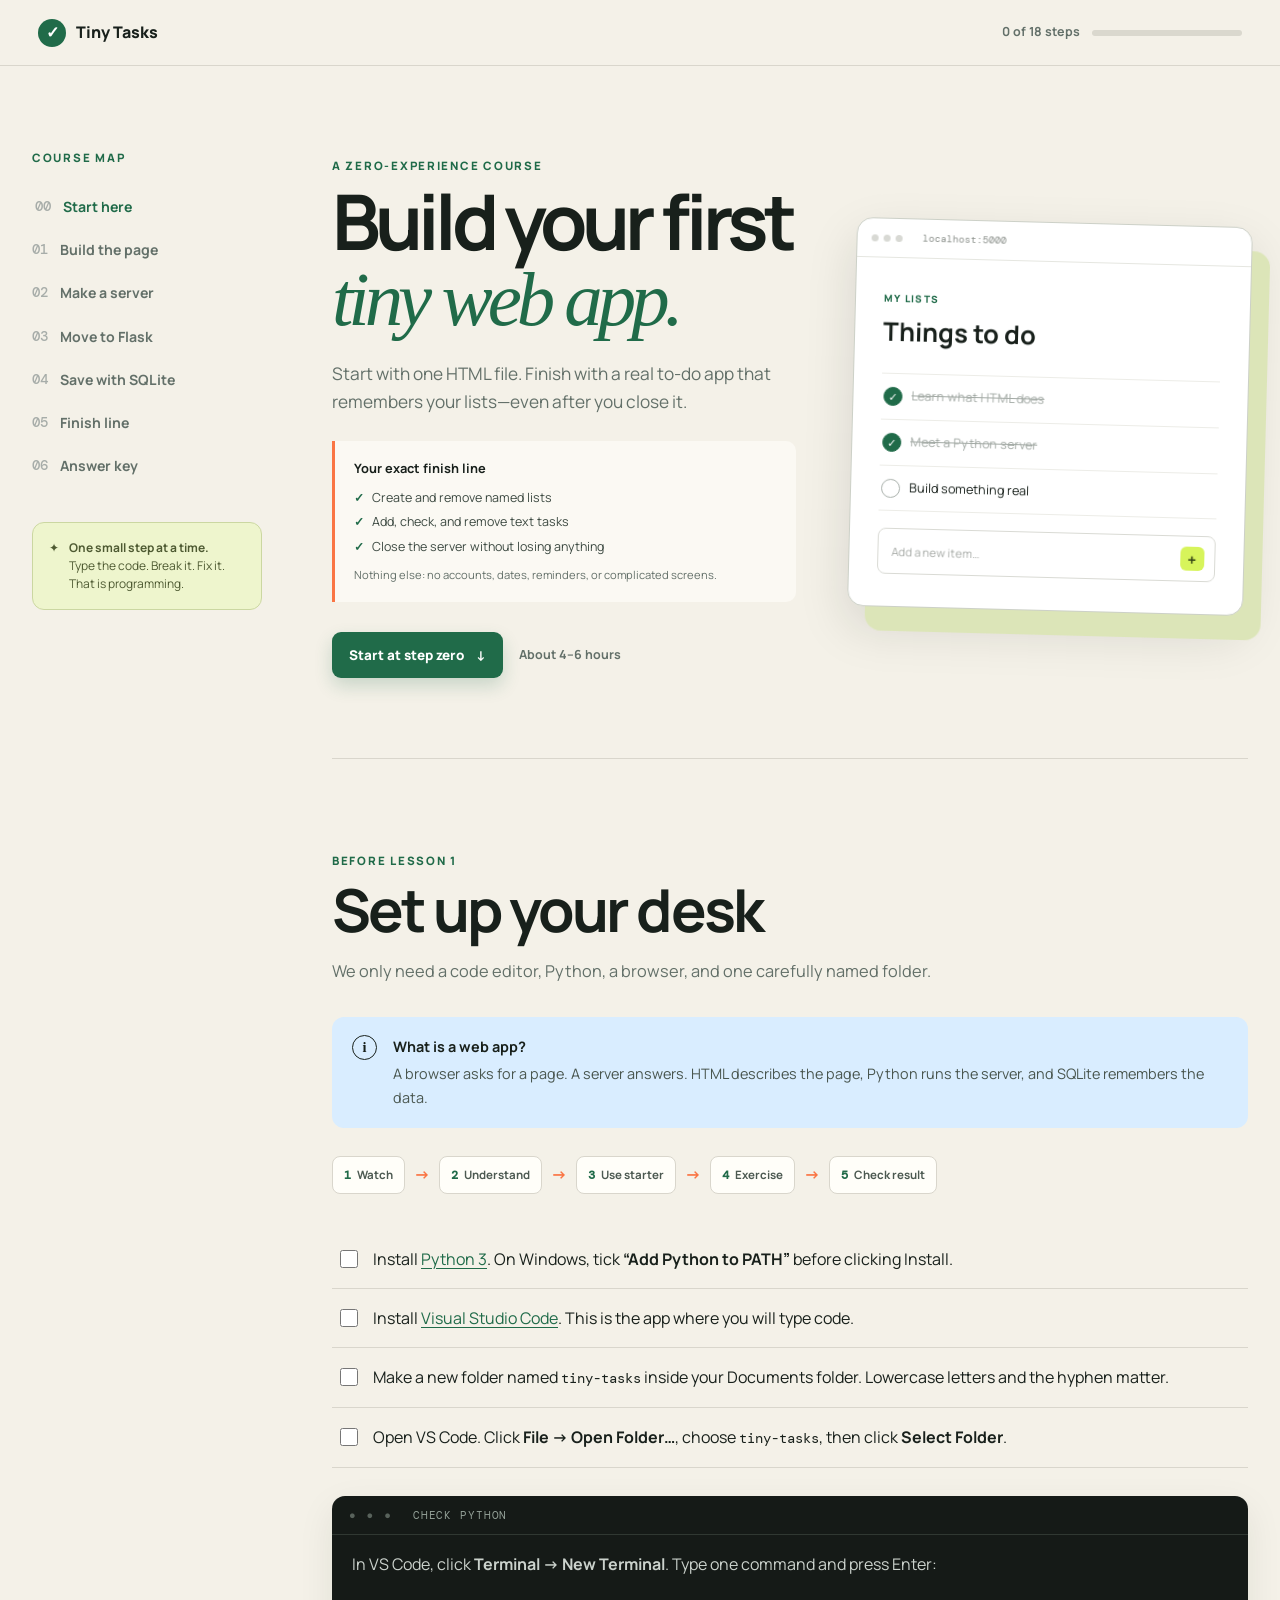
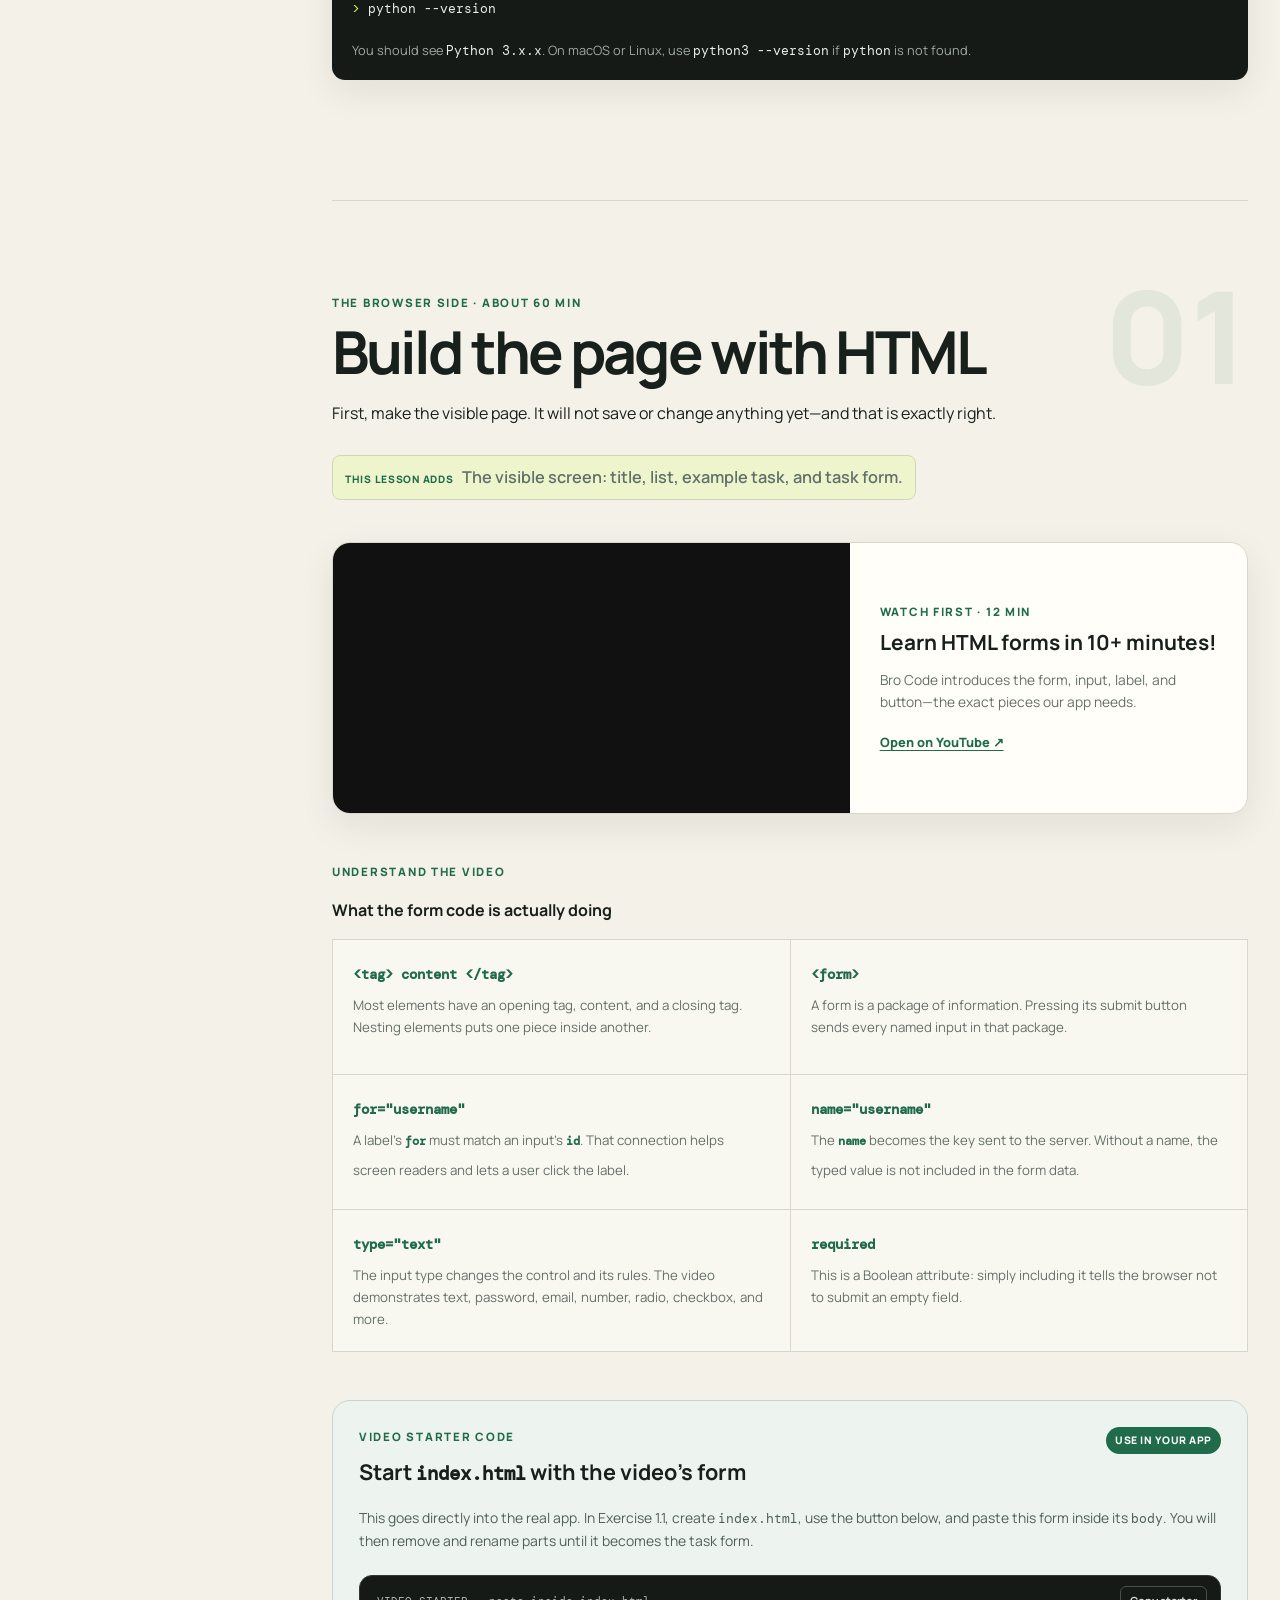
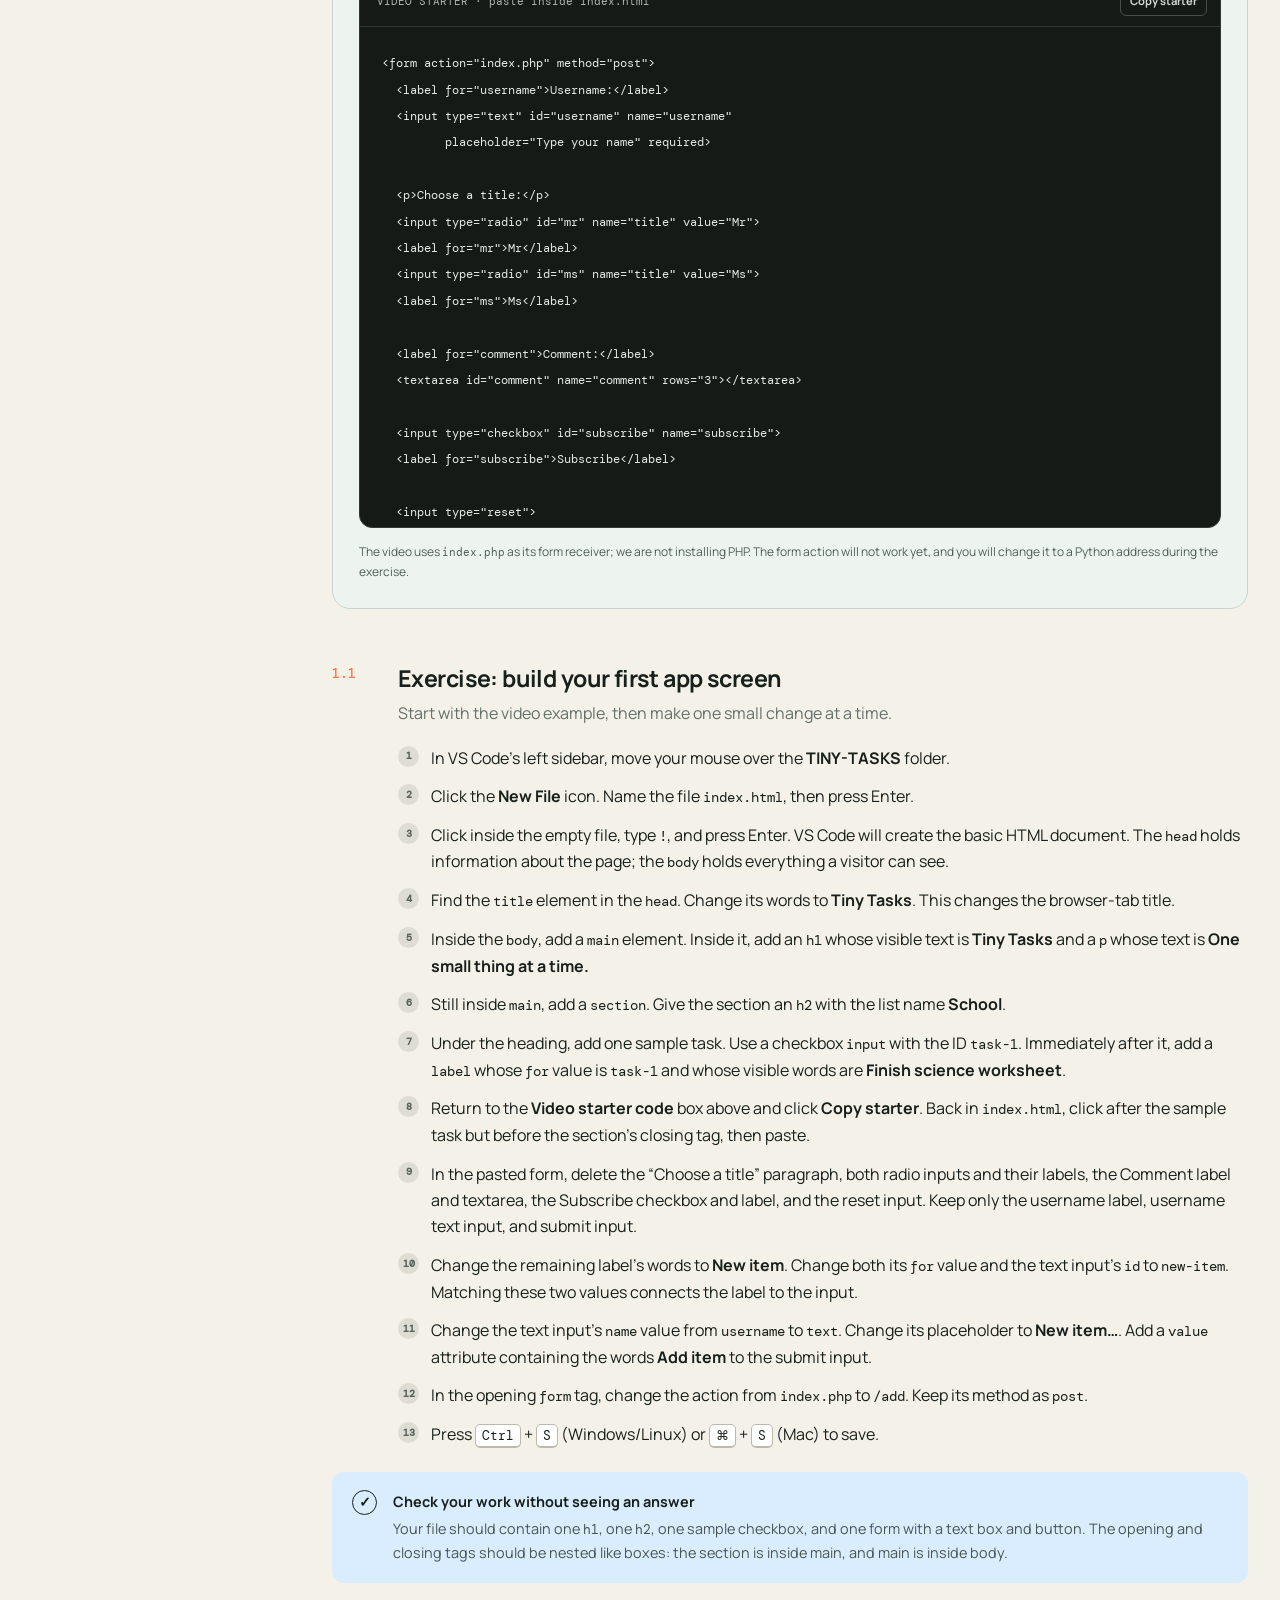
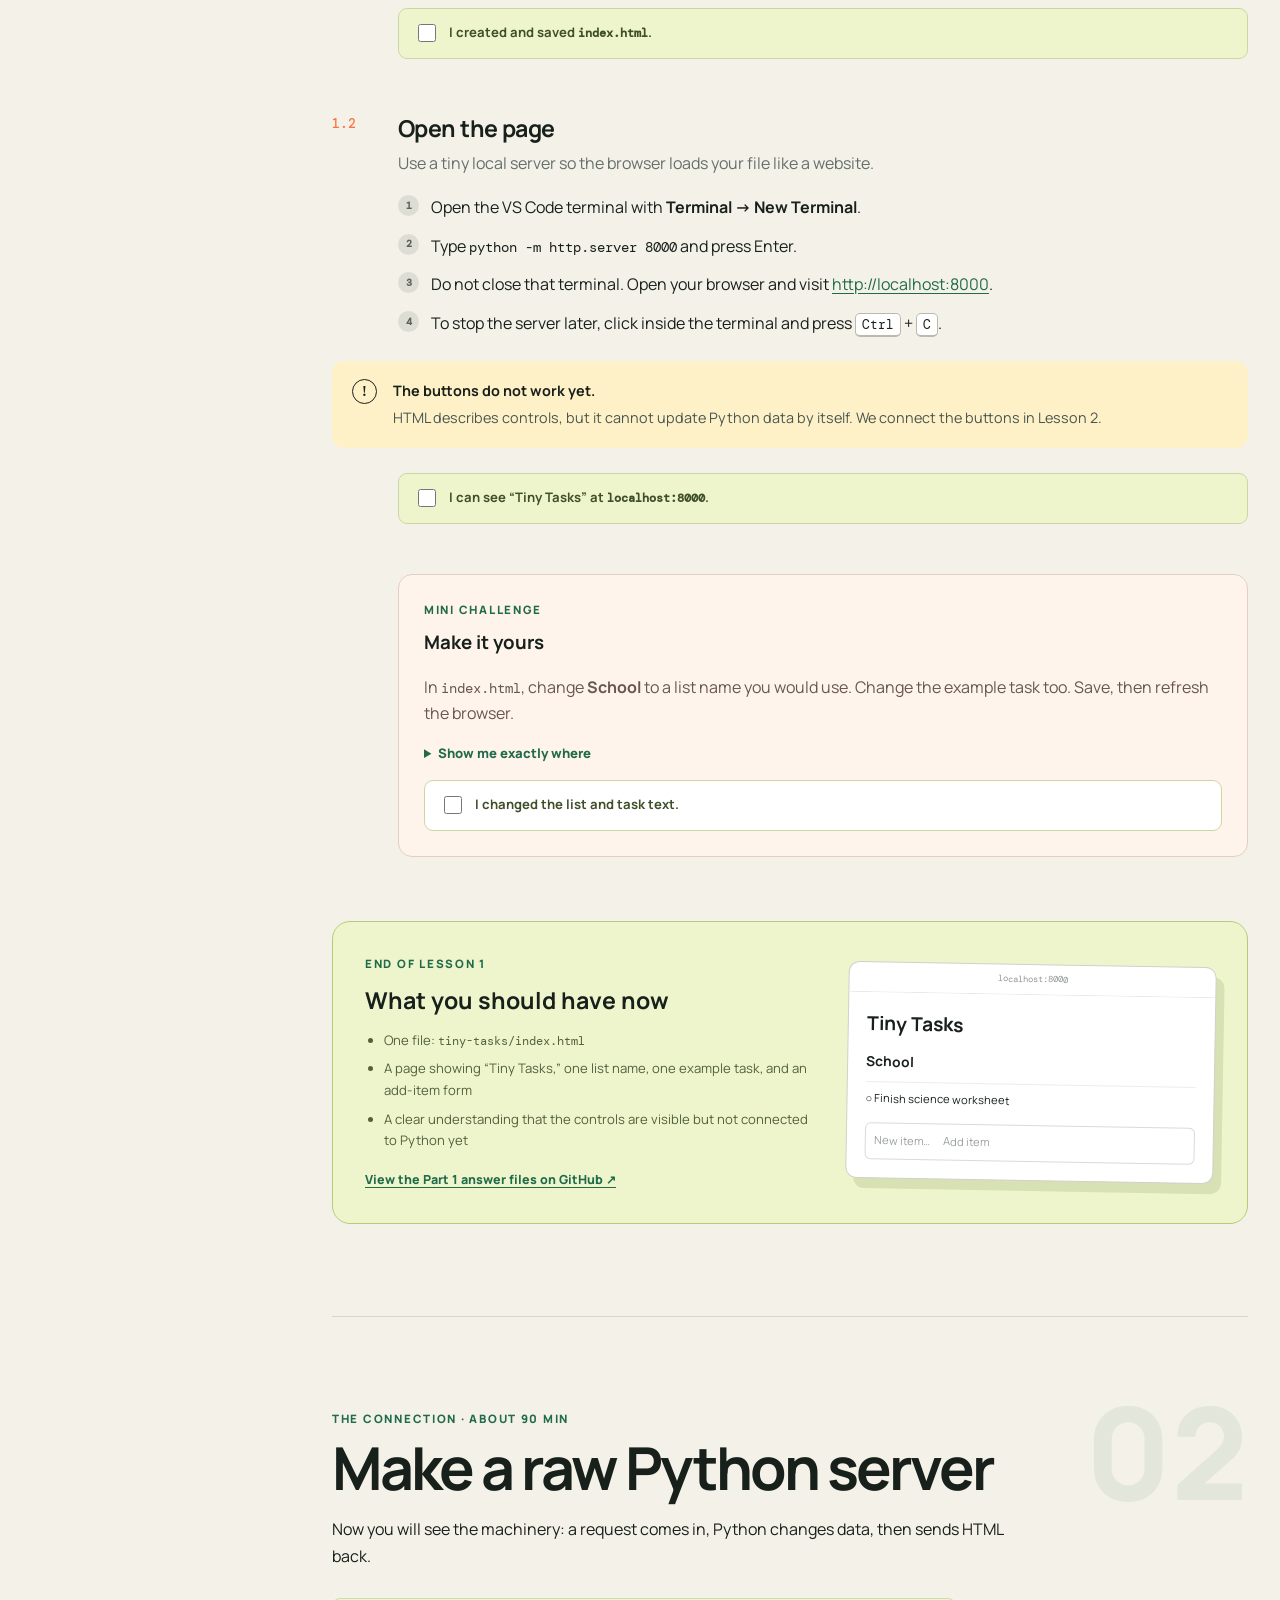
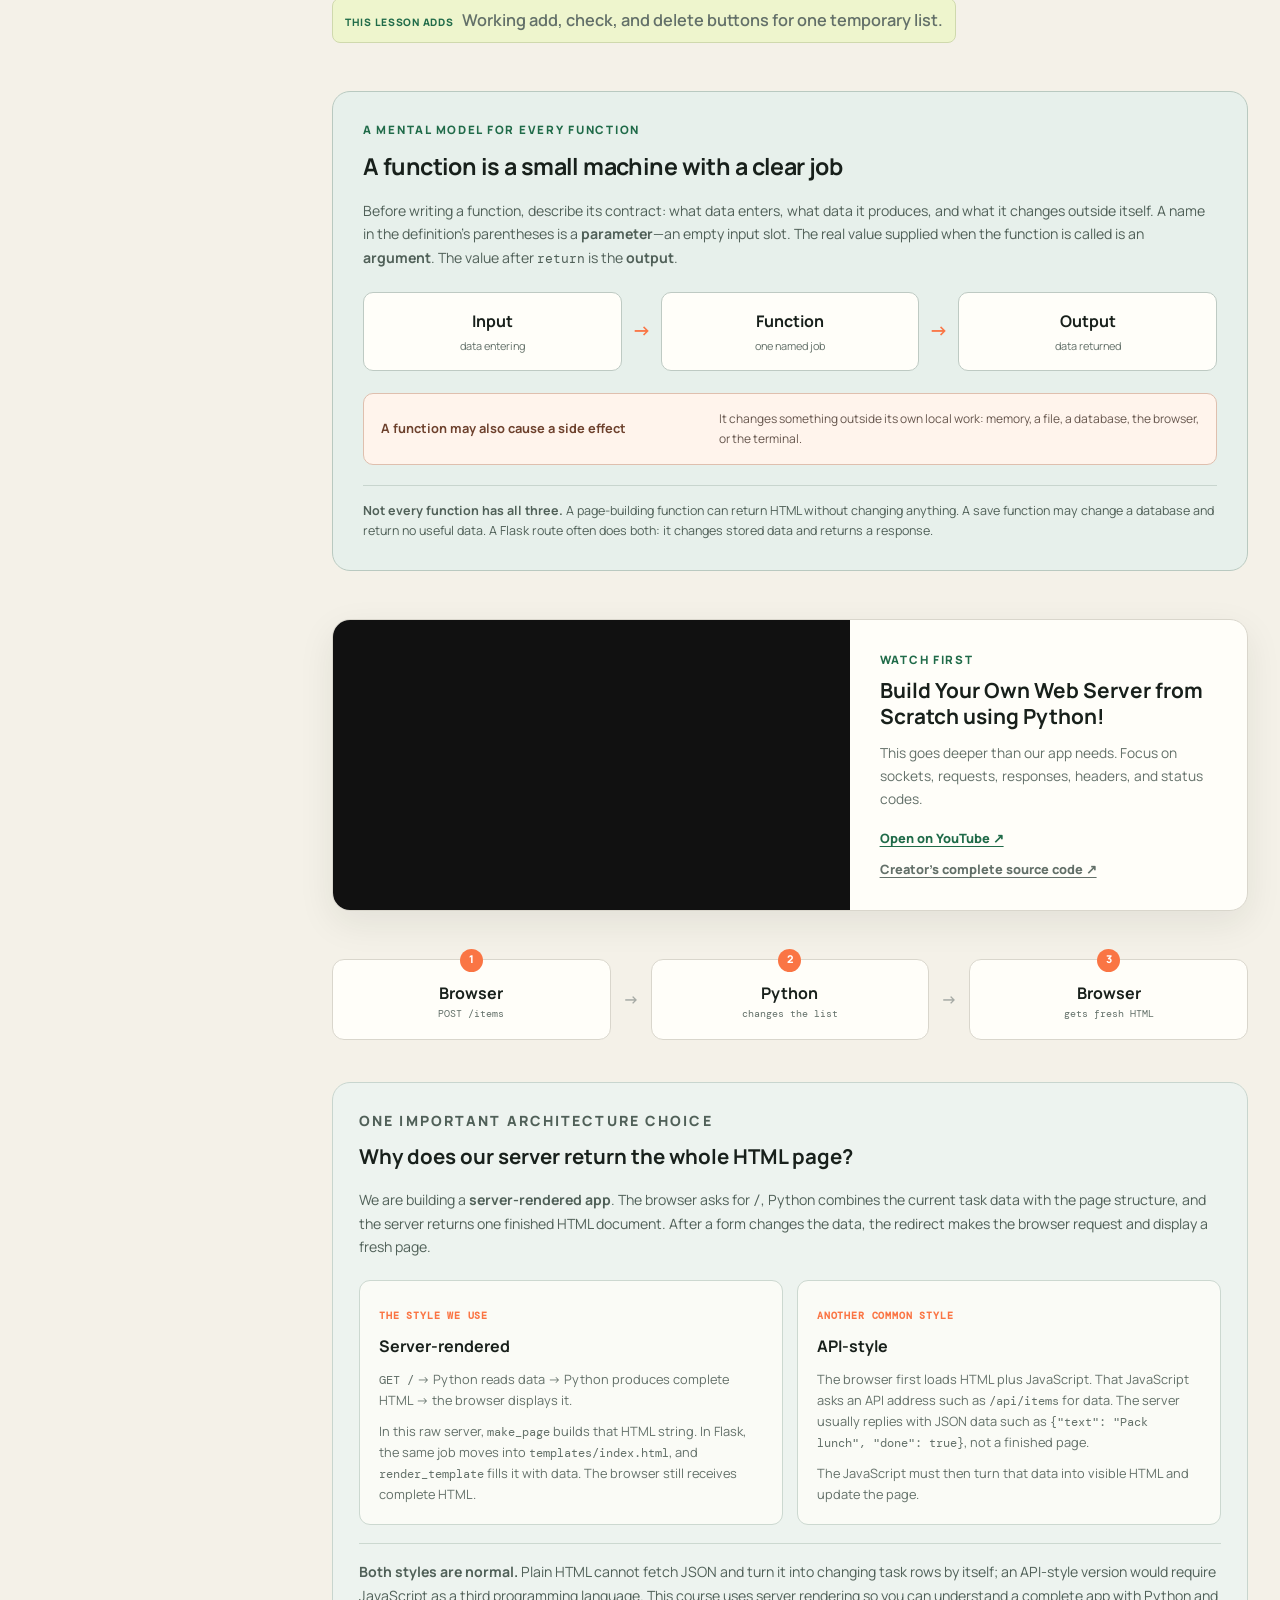
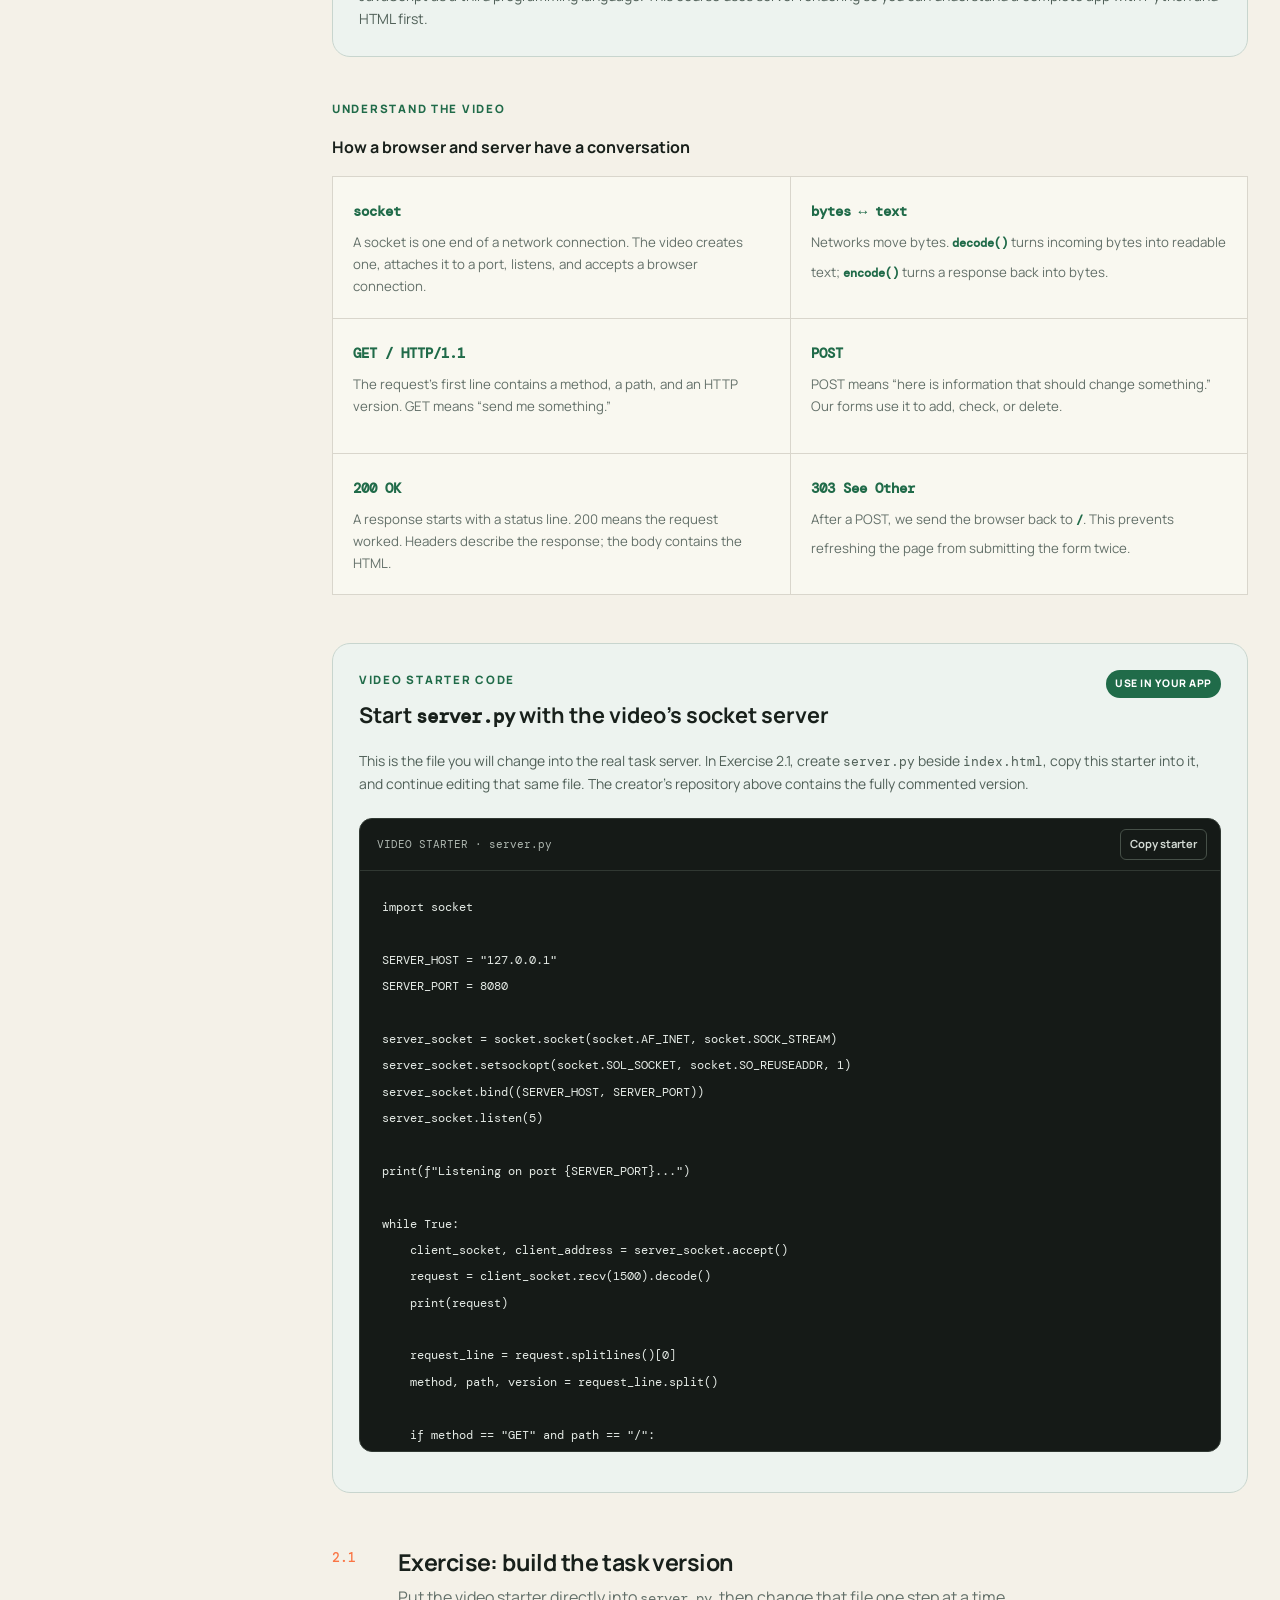
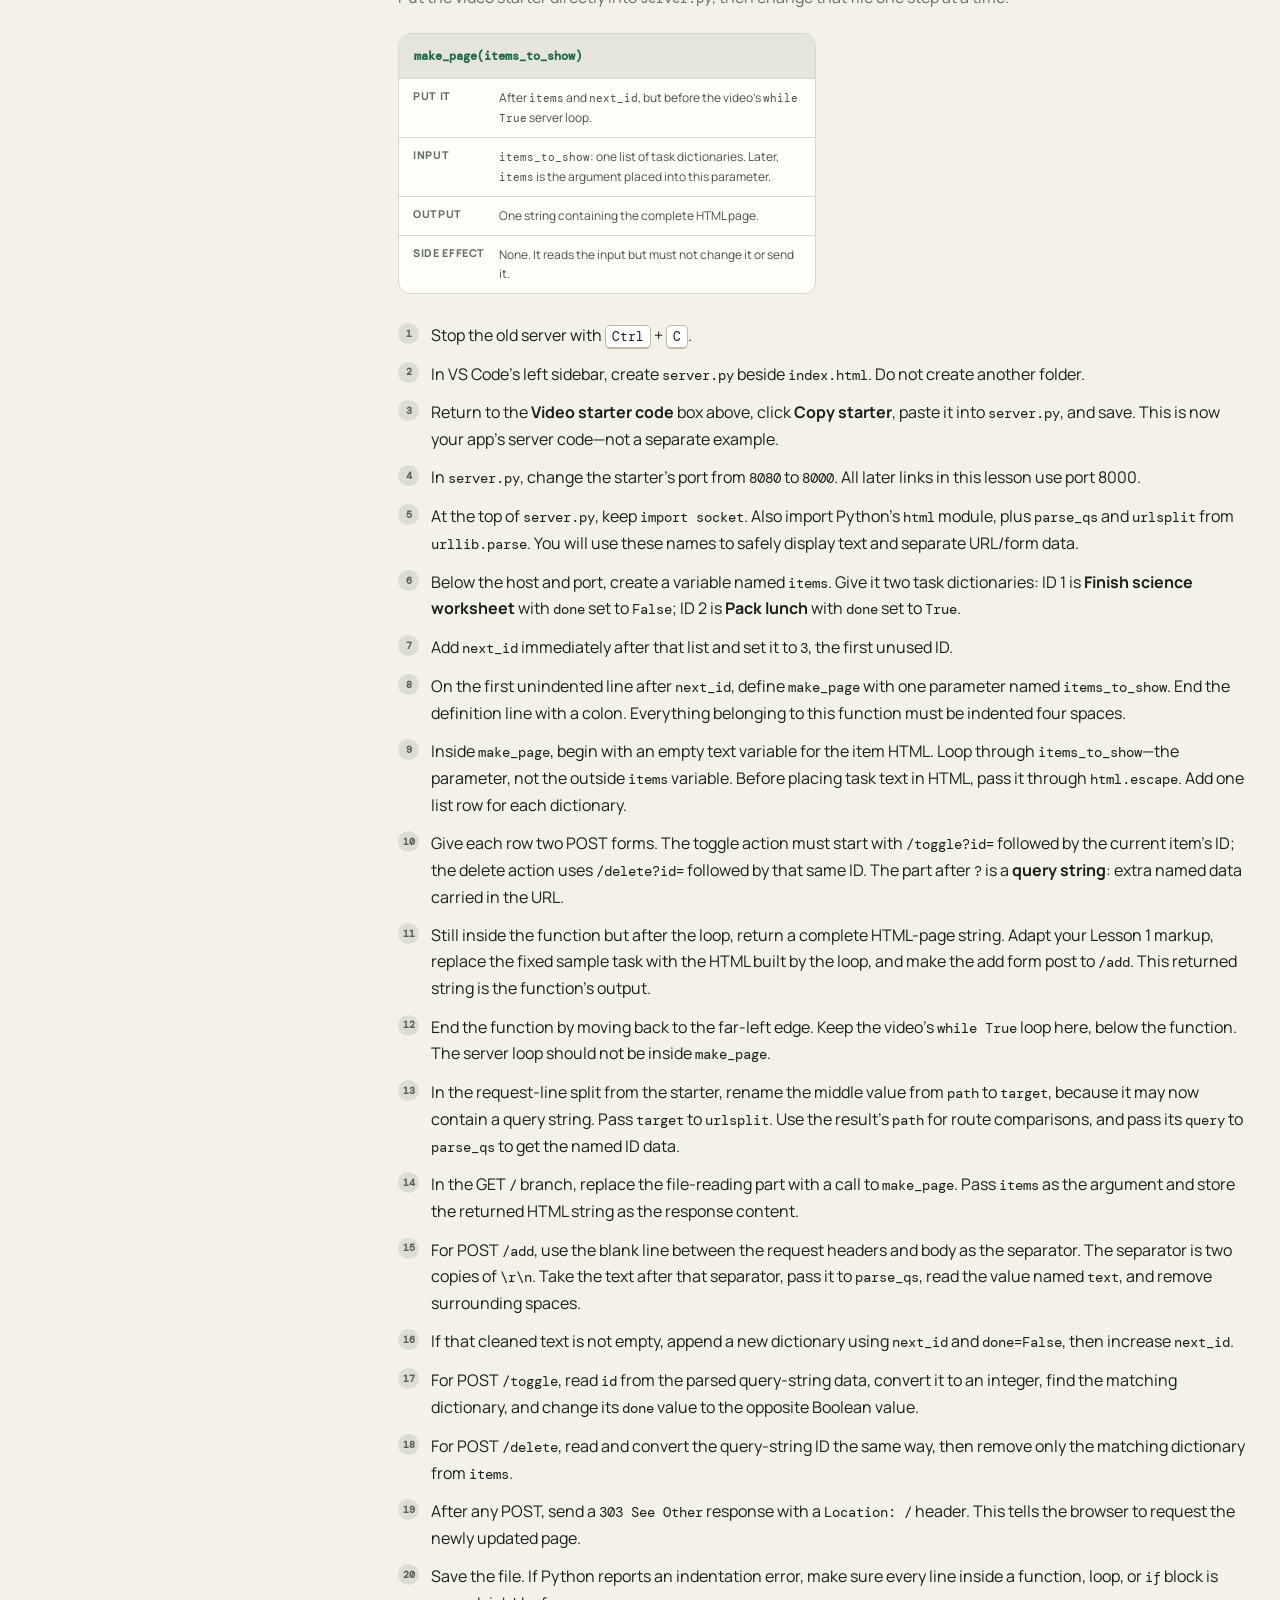
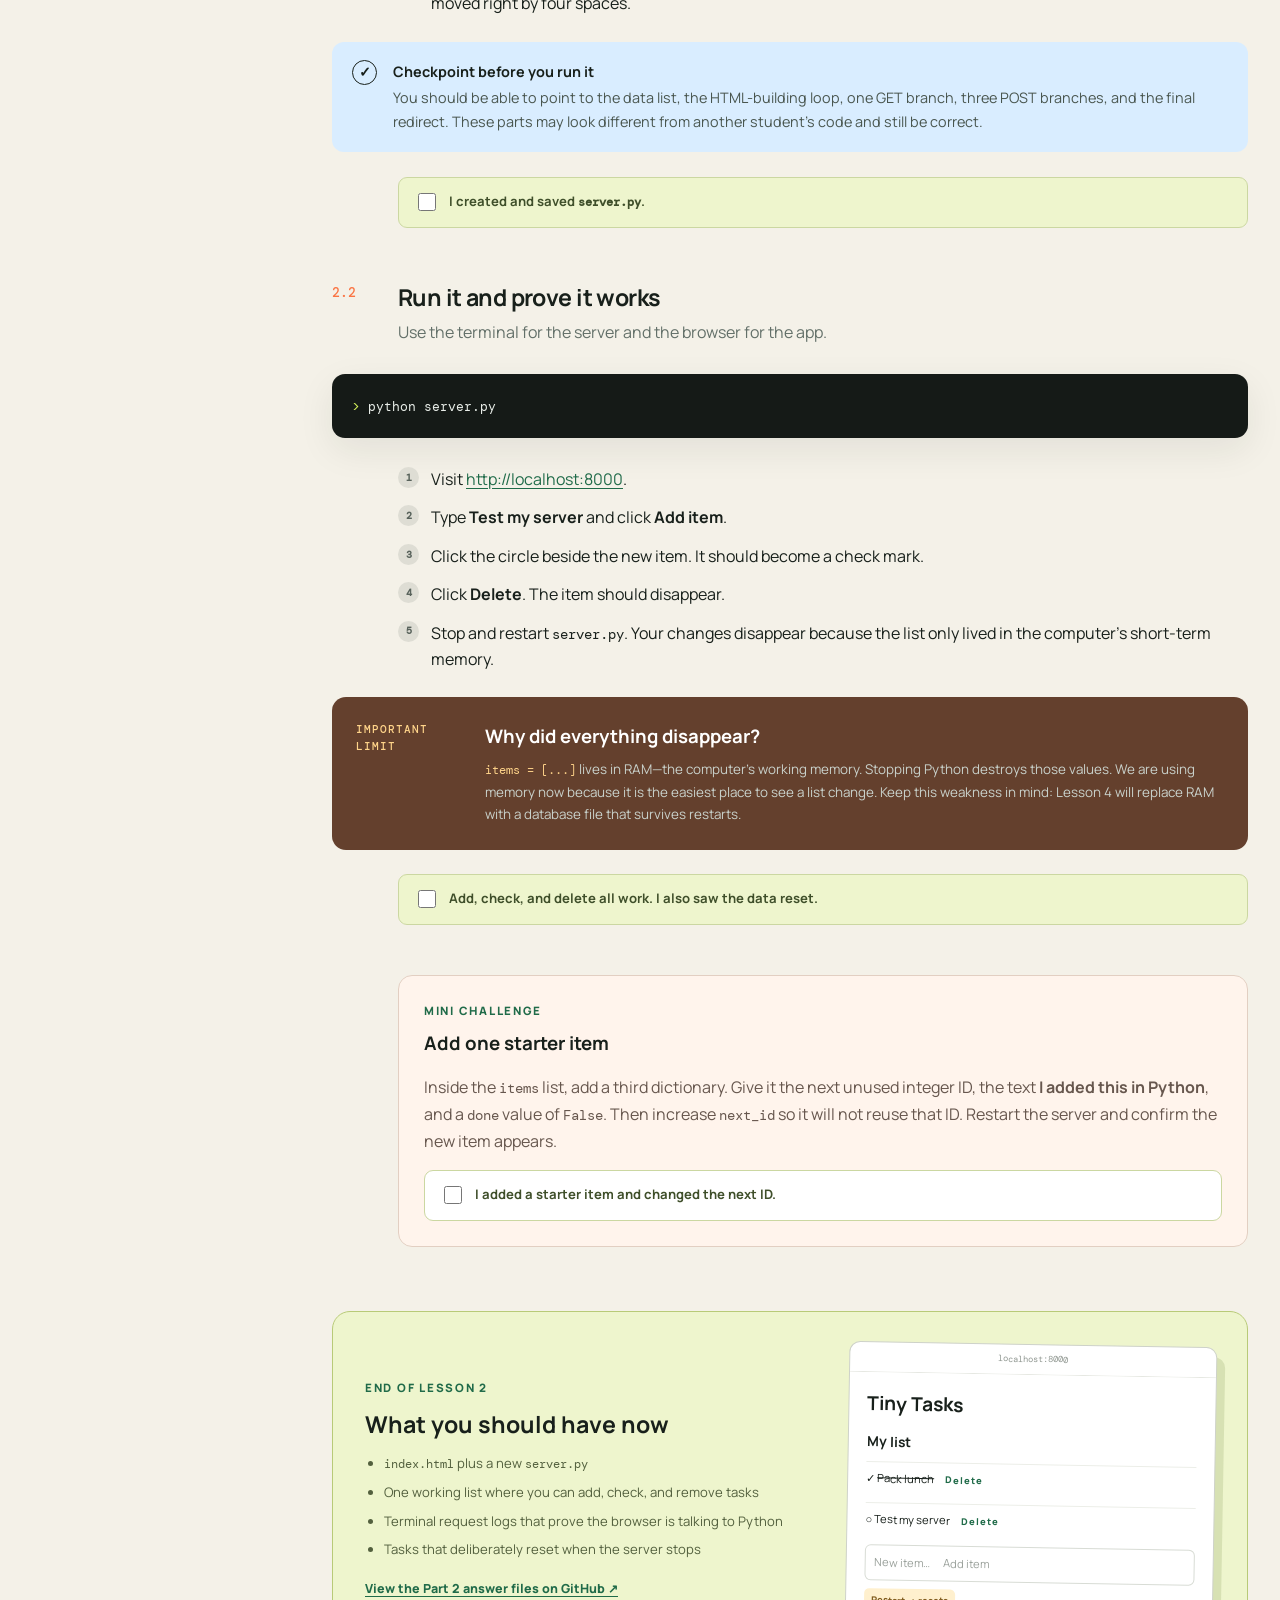
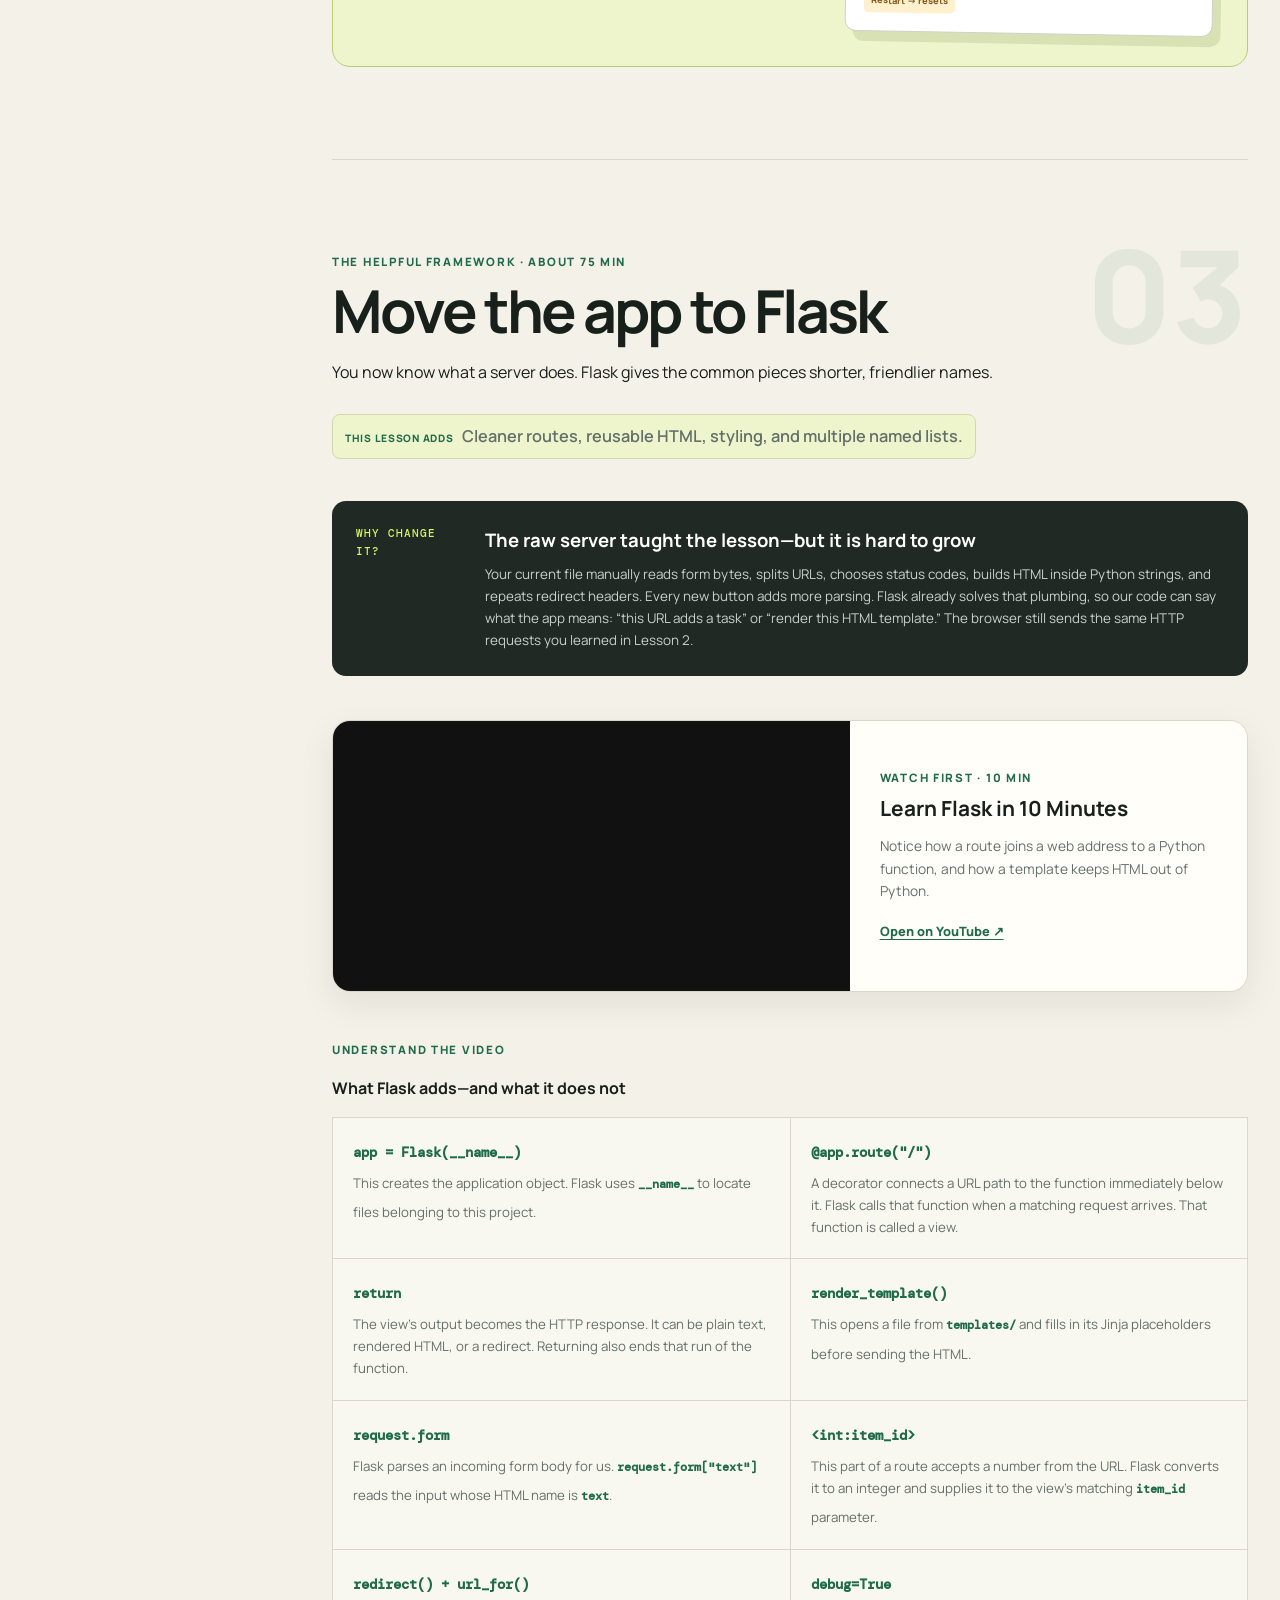
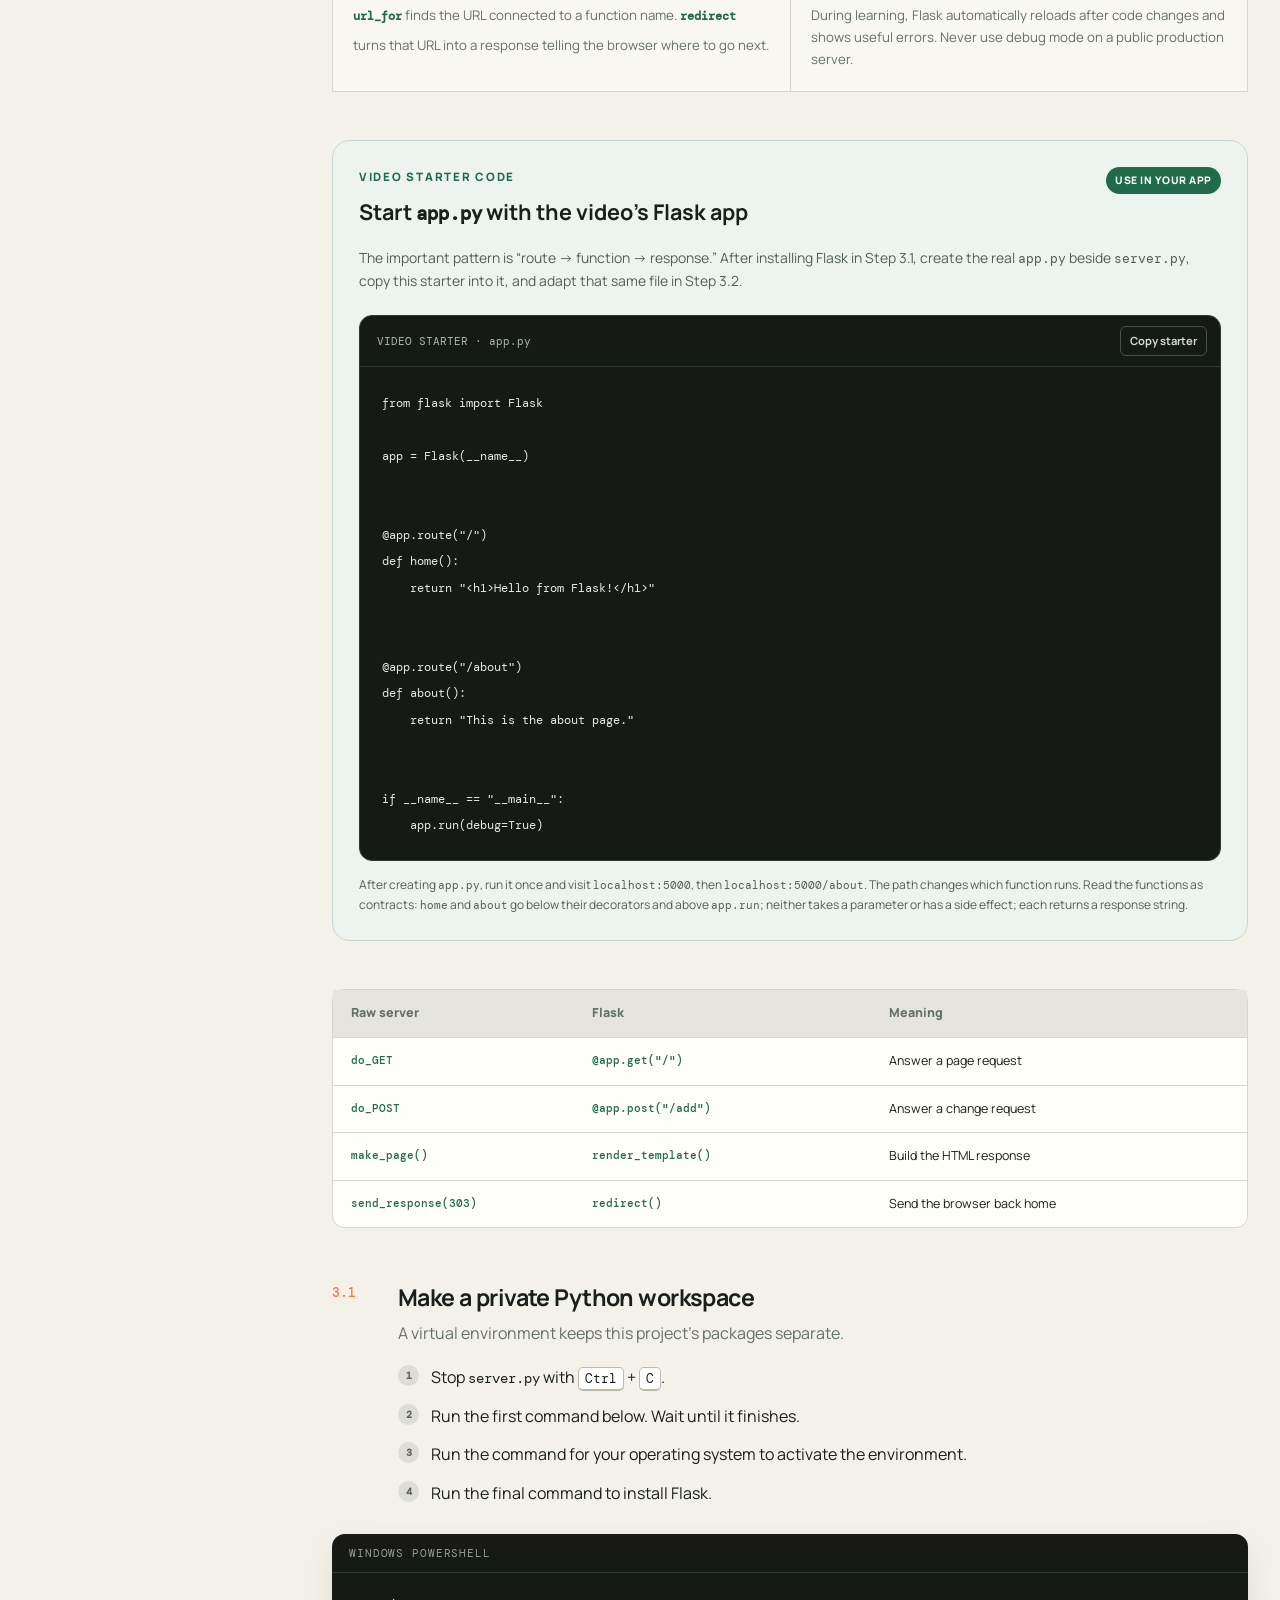
<file: index.html>
<!DOCTYPE html>
<html lang="en">
  <head>
    <meta charset="UTF-8" />
    <meta name="viewport" content="width=device-width, initial-scale=1.0" />
    <meta
      name="description"
      content="A beginner-friendly, step-by-step guide to building a tiny to-do app with HTML, Python, Flask, and SQLite."
    />
    <title>Tiny Tasks — Your first web app</title>
    <link rel="icon" href="favicon.svg" type="image/svg+xml" />
    <link rel="preconnect" href="https://fonts.googleapis.com" />
    <link rel="preconnect" href="https://fonts.gstatic.com" crossorigin />
    <link
      href="https://fonts.googleapis.com/css2?family=DM+Mono:wght@400;500&family=Manrope:wght@400;500;600;700;800&display=swap"
      rel="stylesheet"
    />
    <link rel="stylesheet" href="styles.css" />
    <script src="script.js" defer></script>
  </head>
  <body>
    <a class="skip-link" href="#main-content">Skip to the lessons</a>

    <header class="topbar">
      <a class="brand" href="#top" aria-label="Tiny Tasks home">
        <span class="brand-mark" aria-hidden="true">✓</span>
        <span>Tiny Tasks</span>
      </a>
      <div class="top-progress" role="progressbar" aria-label="Course progress" aria-valuemin="0" aria-valuemax="19" aria-valuenow="0">
        <span id="progress-label">0 of 19 steps</span>
        <div class="progress-track" aria-hidden="true">
          <span id="progress-bar"></span>
        </div>
      </div>
    </header>

    <div class="page-shell" id="top">
      <aside class="sidebar" aria-label="Course navigation">
        <p class="eyebrow">COURSE MAP</p>
        <nav>
          <a href="#welcome"><span>00</span> Start here</a>
          <a href="#lesson-1"><span>01</span> Build the page</a>
          <a href="#lesson-2"><span>02</span> Make a server</a>
          <a href="#lesson-3"><span>03</span> Move to Flask</a>
          <a href="#lesson-4"><span>04</span> Save with SQLite</a>
          <a href="#finish"><span>05</span> Finish line</a>
          <a href="answers/"><span>06</span> Answer key</a>
        </nav>
        <div class="sidebar-note">
          <span aria-hidden="true">✦</span>
          <p><strong>One small step at a time.</strong><br />Type the code. Break it. Fix it. That is programming.</p>
        </div>
      </aside>

      <main id="main-content">
        <section class="hero" id="welcome">
          <div class="hero-copy">
            <p class="eyebrow">A ZERO-EXPERIENCE COURSE</p>
            <h1>Build your first<br /><em>tiny web app.</em></h1>
            <p class="hero-lede">
              Start with one HTML file. Finish with a real to-do app that remembers your lists—even after you close it.
            </p>
            <div class="build-spec" aria-label="The app you are building">
              <p><strong>Your exact finish line</strong></p>
              <ul>
                <li>Create and remove named lists</li>
                <li>Add, check, and remove text tasks</li>
                <li>Close the server without losing anything</li>
              </ul>
              <p class="build-rule">Nothing else: no accounts, dates, reminders, or complicated screens.</p>
            </div>
            <div class="hero-actions">
              <a class="button button-primary" href="#setup">Start at step zero <span>↓</span></a>
              <span class="time-pill">About 4–6 hours</span>
            </div>
          </div>

          <div class="app-preview" role="img" aria-label="Preview of the finished to-do app">
            <div class="preview-bar">
              <span class="preview-dots" aria-hidden="true"><i></i><i></i><i></i></span>
              <span>localhost:5000</span>
            </div>
            <div class="preview-body">
              <p class="preview-kicker">MY LISTS</p>
              <h2>Things to do</h2>
              <div class="preview-list">
                <div><span class="fake-check checked">✓</span><s>Learn what HTML does</s></div>
                <div><span class="fake-check checked">✓</span><s>Meet a Python server</s></div>
                <div><span class="fake-check"></span><span>Build something real</span></div>
              </div>
              <div class="preview-input"><span>Add a new item…</span><b>+</b></div>
            </div>
          </div>
        </section>

        <section class="section setup" id="setup">
          <div class="section-heading">
            <p class="eyebrow">BEFORE LESSON 1</p>
            <h2>Set up your desk</h2>
            <p>We only need a code editor, Python, a browser, and one carefully named folder.</p>
          </div>

          <div class="callout callout-blue">
            <span class="callout-icon" aria-hidden="true">i</span>
            <div>
              <strong>What is a web app?</strong>
              <p>A browser asks for a page. A server answers. HTML describes the page, Python runs the server, and SQLite remembers the data.</p>
            </div>
          </div>

          <div class="lesson-flow" role="img" aria-label="Every lesson follows the same sequence: watch, understand, use starter, exercise, checkpoint">
            <span><b>1</b> Watch</span><i>→</i><span><b>2</b> Understand</span><i>→</i><span><b>3</b> Use starter</span><i>→</i><span><b>4</b> Exercise</span><i>→</i><span><b>5</b> Check result</span>
          </div>

          <ol class="task-list">
            <li>
              <label><input class="course-check" type="checkbox" data-step="install-python" /> <span>Install <a href="https://www.python.org/downloads/" target="_blank" rel="noreferrer">Python 3</a>. On Windows, tick <strong>“Add Python to PATH”</strong> before clicking Install.</span></label>
            </li>
            <li>
              <label><input class="course-check" type="checkbox" data-step="install-vscode" /> <span>Install <a href="https://code.visualstudio.com/" target="_blank" rel="noreferrer">Visual Studio Code</a>. This is the app where you will type code.</span></label>
            </li>
            <li>
              <label><input class="course-check" type="checkbox" data-step="make-folder" /> <span>Make a new folder named <code>tiny-tasks</code> inside your Documents folder. Lowercase letters and the hyphen matter.</span></label>
            </li>
            <li>
              <label><input class="course-check" type="checkbox" data-step="open-folder" /> <span>Open VS Code. Click <strong>File → Open Folder…</strong>, choose <code>tiny-tasks</code>, then click <strong>Select Folder</strong>.</span></label>
            </li>
          </ol>

          <div class="terminal-card">
            <div class="terminal-title"><span aria-hidden="true">● ● ●</span> CHECK PYTHON</div>
            <p>In VS Code, click <strong>Terminal → New Terminal</strong>. Type one command and press Enter:</p>
            <pre><code><span class="prompt">&gt;</span> python --version</code></pre>
            <p class="small">You should see <code>Python 3.x.x</code>. On macOS or Linux, use <code>python3 --version</code> if <code>python</code> is not found.</p>
          </div>
        </section>

        <section class="lesson" id="lesson-1">
          <div class="lesson-number" aria-hidden="true">01</div>
          <div class="lesson-title">
            <p class="eyebrow">THE BROWSER SIDE · ABOUT 60 MIN</p>
            <h2>Build the page with HTML</h2>
            <p>First, make the visible page. It will not save or change anything yet—and that is exactly right.</p>
            <p class="stage-output"><span>This lesson adds</span> The visible screen: title, list, example task, and task form.</p>
          </div>

          <article class="video-card">
            <div class="video-wrap">
              <iframe
                src="https://www.youtube-nocookie.com/embed/zIN54lhJtQU"
                title="Learn HTML forms in 10+ minutes by Bro Code"
                loading="lazy"
                allow="accelerometer; autoplay; clipboard-write; encrypted-media; gyroscope; picture-in-picture; web-share"
                allowfullscreen
              ></iframe>
            </div>
            <div class="video-copy">
              <p class="eyebrow">WATCH FIRST · 12 MIN</p>
              <h3>Learn HTML forms in 10+ minutes!</h3>
              <p>Bro Code introduces the form, input, label, and button—the exact pieces our app needs.</p>
              <a href="https://www.youtube.com/watch?v=zIN54lhJtQU" target="_blank" rel="noreferrer">Open on YouTube ↗</a>
            </div>
          </article>

          <div class="key-ideas">
            <p class="eyebrow">UNDERSTAND THE VIDEO</p>
            <h3>What the form code is actually doing</h3>
            <div class="idea-grid">
              <div><code>&lt;tag&gt; content &lt;/tag&gt;</code><p>Most elements have an opening tag, content, and a closing tag. Nesting elements puts one piece inside another.</p></div>
              <div><code>&lt;form&gt;</code><p>A form is a package of information. Pressing its submit button sends every named input in that package.</p></div>
              <div><code>for="username"</code><p>A label’s <code>for</code> must match an input’s <code>id</code>. That connection helps screen readers and lets a user click the label.</p></div>
              <div><code>name="username"</code><p>The <code>name</code> becomes the key sent to the server. Without a name, the typed value is not included in the form data.</p></div>
              <div><code>type="text"</code><p>The input type changes the control and its rules. The video demonstrates text, password, email, number, radio, checkbox, and more.</p></div>
              <div><code>required</code><p>This is a Boolean attribute: simply including it tells the browser not to submit an empty field.</p></div>
            </div>
          </div>

          <article class="video-notebook">
            <div class="notebook-head">
              <div><p class="eyebrow">VIDEO STARTER CODE</p><h3>Start <code>index.html</code> with the video’s form</h3></div>
              <span>Use in your app</span>
            </div>
            <p>This goes directly into the real app. In Exercise 1.1, create <code>index.html</code>, use the button below, and paste this form inside its <code>body</code>. You will then remove and rename parts until it becomes the task form.</p>
            <div class="code-card">
              <div class="code-top"><span>VIDEO STARTER · paste inside index.html</span><button class="copy-button" type="button">Copy starter</button></div>
              <pre><code>&lt;form action="index.php" method="post"&gt;
  &lt;label for="username"&gt;Username:&lt;/label&gt;
  &lt;input type="text" id="username" name="username"
         placeholder="Type your name" required&gt;

  &lt;p&gt;Choose a title:&lt;/p&gt;
  &lt;input type="radio" id="mr" name="title" value="Mr"&gt;
  &lt;label for="mr"&gt;Mr&lt;/label&gt;
  &lt;input type="radio" id="ms" name="title" value="Ms"&gt;
  &lt;label for="ms"&gt;Ms&lt;/label&gt;

  &lt;label for="comment"&gt;Comment:&lt;/label&gt;
  &lt;textarea id="comment" name="comment" rows="3"&gt;&lt;/textarea&gt;

  &lt;input type="checkbox" id="subscribe" name="subscribe"&gt;
  &lt;label for="subscribe"&gt;Subscribe&lt;/label&gt;

  &lt;input type="reset"&gt;
  &lt;input type="submit"&gt;
&lt;/form&gt;</code></pre>
            </div>
            <p class="source-note">The video uses <code>index.php</code> as its form receiver; we are not installing PHP. The form action will not work yet, and you will change it to a Python address during the exercise.</p>
          </article>

          <article class="build-step">
            <div class="step-head"><span>1.1</span><div><h3>Exercise: build your first app screen</h3><p>Start with the video example, then make one small change at a time.</p></div></div>
            <ol class="micro-steps">
              <li>In VS Code’s left sidebar, move your mouse over the <strong>TINY-TASKS</strong> folder.</li>
              <li>Click the <strong>New File</strong> icon. Name the file <code>index.html</code>, then press Enter.</li>
              <li>Click inside the empty file, type <code>!</code>, and press Enter. VS Code will create the basic HTML document. The <code>head</code> holds information about the page; the <code>body</code> holds everything a visitor can see.</li>
              <li>Find the <code>title</code> element in the <code>head</code>. Change its words to <strong>Tiny Tasks</strong>. This changes the browser-tab title.</li>
              <li>Inside the <code>body</code>, add a <code>main</code> element. Inside it, add an <code>h1</code> whose visible text is <strong>Tiny Tasks</strong> and a <code>p</code> whose text is <strong>One small thing at a time.</strong></li>
              <li>Still inside <code>main</code>, add a <code>section</code>. Give the section an <code>h2</code> with the list name <strong>School</strong>.</li>
              <li>Under the heading, add one sample task. Use a checkbox <code>input</code> with the ID <code>task-1</code>. Immediately after it, add a <code>label</code> whose <code>for</code> value is <code>task-1</code> and whose visible words are <strong>Finish science worksheet</strong>.</li>
              <li>Return to the <strong>Video starter code</strong> box above and click <strong>Copy starter</strong>. Back in <code>index.html</code>, click after the sample task but before the section’s closing tag, then paste.</li>
              <li>In the pasted form, delete the “Choose a title” paragraph, both radio inputs and their labels, the Comment label and textarea, the Subscribe checkbox and label, and the reset input. Keep only the username label, username text input, and submit input.</li>
              <li>Change the remaining label’s words to <strong>New item</strong>. Change both its <code>for</code> value and the text input’s <code>id</code> to <code>new-item</code>. Matching these two values connects the label to the input.</li>
              <li>Change the text input’s <code>name</code> value from <code>username</code> to <code>text</code>. Change its placeholder to <strong>New item…</strong>. Add a <code>value</code> attribute containing the words <strong>Add item</strong> to the submit input.</li>
              <li>In the opening <code>form</code> tag, change the action from <code>index.php</code> to <code>/add</code>. Keep its method as <code>post</code>.</li>
              <li>Press <kbd>Ctrl</kbd> + <kbd>S</kbd> (Windows/Linux) or <kbd>⌘</kbd> + <kbd>S</kbd> (Mac) to save.</li>
            </ol>
            <div class="callout callout-blue">
              <span class="callout-icon" aria-hidden="true">✓</span>
              <div><strong>Check your work without seeing an answer</strong><p>Your file should contain one <code>h1</code>, one <code>h2</code>, one sample checkbox, and one form with a text box and button. The opening and closing tags should be nested like boxes: the section is inside main, and main is inside body.</p></div>
            </div>
            <label class="done-row"><input class="course-check" type="checkbox" data-step="html-file" /> <span>I created and saved <code>index.html</code>.</span></label>
          </article>

          <article class="build-step">
            <div class="step-head"><span>1.2</span><div><h3>Open the page</h3><p>Use a tiny local server so the browser loads your file like a website.</p></div></div>
            <ol class="micro-steps">
              <li>Open the VS Code terminal with <strong>Terminal → New Terminal</strong>.</li>
              <li>Type <code>python -m http.server 8000</code> and press Enter.</li>
              <li>Do not close that terminal. Open your browser and visit <a href="http://localhost:8000" target="_blank">http://localhost:8000</a>.</li>
              <li>To stop the server later, click inside the terminal and press <kbd>Ctrl</kbd> + <kbd>C</kbd>.</li>
            </ol>
            <div class="callout callout-amber">
              <span class="callout-icon" aria-hidden="true">!</span>
              <div><strong>The buttons do not work yet.</strong><p>HTML describes controls, but it cannot update Python data by itself. We connect the buttons in Lesson 2.</p></div>
            </div>
            <label class="done-row"><input class="course-check" type="checkbox" data-step="open-page" /> <span>I can see “Tiny Tasks” at <code>localhost:8000</code>.</span></label>
          </article>

          <article class="exercise-card">
            <p class="eyebrow">MINI CHALLENGE</p>
            <h3>Make it yours</h3>
            <p>In <code>index.html</code>, change <strong>School</strong> to a list name you would use. Change the example task too. Save, then refresh the browser.</p>
            <details><summary>Show me exactly where</summary><p>Change the words between <code>&lt;h2&gt;</code> and <code>&lt;/h2&gt;</code>. Then change the visible words between the sample task’s opening and closing <code>label</code> tags. Any list name and task text you choose are correct; the picture below keeps the original examples.</p></details>
            <label class="done-row"><input class="course-check" type="checkbox" data-step="html-exercise" /> <span>I changed the list and task text.</span></label>
          </article>

          <article class="stage-checkpoint">
            <div class="checkpoint-copy">
              <p class="eyebrow">END OF LESSON 1</p>
              <h3>What you should have now</h3>
              <ul>
                <li>One file: <code>tiny-tasks/index.html</code></li>
                <li>A page showing “Tiny Tasks,” one list name, one example task, and an add-item form</li>
                <li>A clear understanding that the controls are visible but not connected to Python yet</li>
              </ul>
              <a class="answer-source-link" href="https://github.com/naeem-moostofa/tiny-tasks-course/tree/main/answers/part-1" target="_blank" rel="noreferrer">View the Part 1 answer files on GitHub ↗</a>
            </div>
            <div class="checkpoint-screen" role="img" aria-label="Expected Lesson 1 browser result">
              <div class="mini-address">localhost:8000</div>
              <strong>Tiny Tasks</strong><b>School</b>
              <span>○ Finish science worksheet</span>
              <i>New item…　 Add item</i>
            </div>
          </article>

        </section>

        <section class="lesson" id="lesson-2">
          <div class="lesson-number" aria-hidden="true">02</div>
          <div class="lesson-title">
            <p class="eyebrow">THE CONNECTION · ABOUT 90 MIN</p>
            <h2>Make a raw Python server</h2>
            <p>Now you will see the machinery: a request comes in, Python changes data, then sends HTML back.</p>
            <p class="stage-output"><span>This lesson adds</span> Working add, check, and delete buttons for one temporary list.</p>
          </div>

          <article class="function-model">
            <p class="eyebrow">A MENTAL MODEL FOR EVERY FUNCTION</p>
            <h3>A function is a small machine with a clear job</h3>
            <p>Before writing a function, describe its contract: what data enters, what data it produces, and what it changes outside itself. A name in the definition’s parentheses is a <strong>parameter</strong>—an empty input slot. The real value supplied when the function is called is an <strong>argument</strong>. The value after <code>return</code> is the <strong>output</strong>.</p>
            <div class="function-flow" role="img" aria-label="Input data enters a function, which produces output data and may also cause a side effect">
              <span><strong>Input</strong><small>data entering</small></span>
              <b>→</b>
              <span><strong>Function</strong><small>one named job</small></span>
              <b>→</b>
              <span><strong>Output</strong><small>data returned</small></span>
            </div>
            <div class="function-side-effect">
              <strong>A function may also cause a side effect</strong>
              <span>It changes something outside its own local work: memory, a file, a database, the browser, or the terminal.</span>
            </div>
            <p class="function-note"><strong>Not every function has all three.</strong> A page-building function can return HTML without changing anything. A save function may change a database and return no useful data. A Flask route often does both: it changes stored data and returns a response.</p>
          </article>

          <article class="video-card">
            <div class="video-wrap"><iframe src="https://www.youtube-nocookie.com/embed/Hncp0mPfUvk" title="Build Your Own Web Server from Scratch using Python by Rivaan Ranawat" loading="lazy" allow="accelerometer; autoplay; clipboard-write; encrypted-media; gyroscope; picture-in-picture; web-share" allowfullscreen></iframe></div>
            <div class="video-copy"><p class="eyebrow">WATCH FIRST</p><h3>Build Your Own Web Server from Scratch using Python!</h3><p>This goes deeper than our app needs. Focus on sockets, requests, responses, headers, and status codes.</p><a href="https://www.youtube.com/watch?v=Hncp0mPfUvk" target="_blank" rel="noreferrer">Open on YouTube ↗</a><a class="source-link" href="https://github.com/RivaanRanawat/web-server-python" target="_blank" rel="noreferrer">Creator’s complete source code ↗</a></div>
          </article>

          <div class="request-diagram" role="img" aria-label="Request and response flow">
            <div><span>1</span><strong>Browser</strong><small>POST /items</small></div><b>→</b><div><span>2</span><strong>Python</strong><small>changes the list</small></div><b>→</b><div><span>3</span><strong>Browser</strong><small>gets fresh HTML</small></div>
          </div>

          <article class="rendering-model">
            <p class="eyebrow">ONE IMPORTANT ARCHITECTURE CHOICE</p>
            <h3>Why does our server return the whole HTML page?</h3>
            <p>We are building a <strong>server-rendered app</strong>. The browser asks for <code>/</code>, Python combines the current task data with the page structure, and the server returns one finished HTML document. After a form changes the data, the redirect makes the browser request and display a fresh page.</p>
            <div class="architecture-grid">
              <div>
                <span class="architecture-label">THE STYLE WE USE</span>
                <h4>Server-rendered</h4>
                <p><code>GET /</code> → Python reads data → Python produces complete HTML → the browser displays it.</p>
                <p>In this raw server, <code>make_page</code> builds that HTML string. In Flask, the same job moves into <code>templates/index.html</code>, and <code>render_template</code> fills it with data. The browser still receives complete HTML.</p>
              </div>
              <div>
                <span class="architecture-label">ANOTHER COMMON STYLE</span>
                <h4>API-style</h4>
                <p>The browser first loads HTML plus JavaScript. That JavaScript asks an API address such as <code>/api/items</code> for data. The server usually replies with JSON data such as <code>{"text": "Pack lunch", "done": true}</code>, not a finished page.</p>
                <p>The JavaScript must then turn that data into visible HTML and update the page.</p>
              </div>
            </div>
            <p class="architecture-note"><strong>Both styles are normal.</strong> Plain HTML cannot fetch JSON and turn it into changing task rows by itself; an API-style version would require JavaScript as a third programming language. This course uses server rendering so you can understand a complete app with Python and HTML first.</p>
          </article>

          <div class="key-ideas">
            <p class="eyebrow">UNDERSTAND THE VIDEO</p>
            <h3>How a browser and server have a conversation</h3>
            <div class="idea-grid">
              <div><code>socket</code><p>A socket is one end of a network connection. The video creates one, attaches it to a port, listens, and accepts a browser connection.</p></div>
              <div><code>bytes ↔ text</code><p>Networks move bytes. <code>decode()</code> turns incoming bytes into readable text; <code>encode()</code> turns a response back into bytes.</p></div>
              <div><code>GET / HTTP/1.1</code><p>The request’s first line contains a method, a path, and an HTTP version. GET means “send me something.”</p></div>
              <div><code>POST</code><p>POST means “here is information that should change something.” Our forms use it to add, check, or delete.</p></div>
              <div><code>200 OK</code><p>A response starts with a status line. 200 means the request worked. Headers describe the response; the body contains the HTML.</p></div>
              <div><code>303 See Other</code><p>After a POST, we send the browser back to <code>/</code>. This prevents refreshing the page from submitting the form twice.</p></div>
            </div>
          </div>

          <article class="video-notebook">
            <div class="notebook-head"><div><p class="eyebrow">VIDEO STARTER CODE</p><h3>Start <code>server.py</code> with the video’s socket server</h3></div><span>Use in your app</span></div>
            <p>This is the file you will change into the real task server. In Exercise 2.1, create <code>server.py</code> beside <code>index.html</code>, copy this starter into it, and continue editing that same file. The creator’s repository above contains the fully commented version.</p>
            <div class="code-card tall-code">
              <div class="code-top"><span>VIDEO STARTER · server.py</span><button class="copy-button" type="button">Copy starter</button></div>
              <pre><code>import socket

SERVER_HOST = "127.0.0.1"
SERVER_PORT = 8080

server_socket = socket.socket(socket.AF_INET, socket.SOCK_STREAM)
server_socket.setsockopt(socket.SOL_SOCKET, socket.SO_REUSEADDR, 1)
server_socket.bind((SERVER_HOST, SERVER_PORT))
server_socket.listen(5)

print(f"Listening on port {SERVER_PORT}...")

while True:
    client_socket, client_address = server_socket.accept()
    request = client_socket.recv(1500).decode()
    print(request)

    request_line = request.splitlines()[0]
    method, path, version = request_line.split()

    if method == "GET" and path == "/":
        with open("index.html", encoding="utf-8") as file:
            content = file.read()
        response = "HTTP/1.1 200 OK\r\nContent-Type: text/html\r\n\r\n" + content
    else:
        response = "HTTP/1.1 404 Not Found\r\n\r\nPage not found"

    client_socket.sendall(response.encode())
    client_socket.close()</code></pre>
            </div>
          </article>

          <article class="build-step">
            <div class="step-head"><span>2.1</span><div><h3>Exercise: build the task version</h3><p>Put the video starter directly into <code>server.py</code>, then change that file one step at a time.</p></div></div>
            <div class="function-contracts" aria-label="Contract for the make_page function">
              <article class="function-contract">
                <h4>make_page(items_to_show)</h4>
                <dl>
                  <div><dt>Put it</dt><dd>After <code>items</code> and <code>next_id</code>, but before the video’s <code>while True</code> server loop.</dd></div>
                  <div><dt>Input</dt><dd><code>items_to_show</code>: one list of task dictionaries. Later, <code>items</code> is the argument placed into this parameter.</dd></div>
                  <div><dt>Output</dt><dd>One string containing the complete HTML page.</dd></div>
                  <div><dt>Side effect</dt><dd>None. It reads the input but must not change it or send it.</dd></div>
                </dl>
              </article>
            </div>
            <ol class="micro-steps">
              <li>Stop the old server with <kbd>Ctrl</kbd> + <kbd>C</kbd>.</li>
              <li>In VS Code’s left sidebar, create <code>server.py</code> beside <code>index.html</code>. Do not create another folder.</li>
              <li>Return to the <strong>Video starter code</strong> box above, click <strong>Copy starter</strong>, paste it into <code>server.py</code>, and save. This is now your app’s server code—not a separate example.</li>
              <li>In <code>server.py</code>, change the starter’s port from <code>8080</code> to <code>8000</code>. All later links in this lesson use port 8000.</li>
              <li>At the top of <code>server.py</code>, keep <code>import socket</code>. Also import Python’s <code>html</code> module, plus <code>parse_qs</code> and <code>urlsplit</code> from <code>urllib.parse</code>. You will use these names to safely display text and separate URL/form data.</li>
              <li>Below the host and port, create a variable named <code>items</code>. Give it two task dictionaries: ID 1 is <strong>Finish science worksheet</strong> with <code>done</code> set to <code>False</code>; ID 2 is <strong>Pack lunch</strong> with <code>done</code> set to <code>True</code>.</li>
              <li>Add <code>next_id</code> immediately after that list and set it to <code>3</code>, the first unused ID.</li>
              <li>On the first unindented line after <code>next_id</code>, define <code>make_page</code> with one parameter named <code>items_to_show</code>. End the definition line with a colon. Everything belonging to this function must be indented four spaces.</li>
              <li>Inside <code>make_page</code>, begin with an empty text variable for the item HTML. Loop through <code>items_to_show</code>—the parameter, not the outside <code>items</code> variable. Before placing task text in HTML, pass it through <code>html.escape</code>. Add one list row for each dictionary.</li>
              <li>Give each row two POST forms. The toggle action must start with <code>/toggle?id=</code> followed by the current item’s ID; the delete action uses <code>/delete?id=</code> followed by that same ID. The part after <code>?</code> is a <strong>query string</strong>: extra named data carried in the URL.</li>
              <li>Still inside the function but after the loop, return a complete HTML-page string. Adapt your Lesson 1 markup, replace the fixed sample task with the HTML built by the loop, and make the add form post to <code>/add</code>. This returned string is the function’s output.</li>
              <li>End the function by moving back to the far-left edge. Keep the video’s <code>while True</code> loop here, below the function. The server loop should not be inside <code>make_page</code>.</li>
              <li>In the request-line split from the starter, rename the middle value from <code>path</code> to <code>target</code>, because it may now contain a query string. Pass <code>target</code> to <code>urlsplit</code>. Use the result’s <code>path</code> for route comparisons, and pass its <code>query</code> to <code>parse_qs</code> to get the named ID data.</li>
              <li>In the GET <code>/</code> branch, replace the file-reading part with a call to <code>make_page</code>. Pass <code>items</code> as the argument and store the returned HTML string as the response content.</li>
              <li>For POST <code>/add</code>, use the blank line between the request headers and body as the separator. The separator is two copies of <code>\r\n</code>. Take the text after that separator, pass it to <code>parse_qs</code>, read the value named <code>text</code>, and remove surrounding spaces.</li>
              <li>If that cleaned text is not empty, append a new dictionary using <code>next_id</code> and <code>done=False</code>, then increase <code>next_id</code>.</li>
              <li>For POST <code>/toggle</code>, read <code>id</code> from the parsed query-string data, convert it to an integer, find the matching dictionary, and change its <code>done</code> value to the opposite Boolean value.</li>
              <li>For POST <code>/delete</code>, read and convert the query-string ID the same way, then remove only the matching dictionary from <code>items</code>.</li>
              <li>After any POST, send a <code>303 See Other</code> response with a <code>Location: /</code> header. This tells the browser to request the newly updated page.</li>
              <li>Save the file. If Python reports an indentation error, make sure every line inside a function, loop, or <code>if</code> block is moved right by four spaces.</li>
            </ol>
            <div class="callout callout-blue">
              <span class="callout-icon" aria-hidden="true">✓</span>
              <div><strong>Checkpoint before you run it</strong><p>You should be able to point to the data list, the HTML-building loop, one GET branch, three POST branches, and the final redirect. These parts may look different from another student’s code and still be correct.</p></div>
            </div>
            <label class="done-row"><input class="course-check" type="checkbox" data-step="raw-server-file" /> <span>I created and saved <code>server.py</code>.</span></label>
          </article>

          <article class="build-step">
            <div class="step-head"><span>2.2</span><div><h3>Run it and prove it works</h3><p>Use the terminal for the server and the browser for the app.</p></div></div>
            <div class="terminal-card compact"><pre><code><span class="prompt">&gt;</span> python server.py</code></pre></div>
            <ol class="micro-steps">
              <li>Visit <a href="http://localhost:8000" target="_blank">http://localhost:8000</a>.</li>
              <li>Type <strong>Test my server</strong> and click <strong>Add item</strong>.</li>
              <li>Click the circle beside the new item. It should become a check mark.</li>
              <li>Click <strong>Delete</strong>. The item should disappear.</li>
              <li>Stop and restart <code>server.py</code>. Your changes disappear because the list only lived in the computer’s short-term memory.</li>
            </ol>
            <div class="why-card memory-card">
              <span class="why-label">IMPORTANT LIMIT</span>
              <div><h3>Why did everything disappear?</h3><p><code>items = [...]</code> lives in RAM—the computer’s working memory. Stopping Python destroys those values. We are using memory now because it is the easiest place to see a list change. Keep this weakness in mind: Lesson 4 will replace RAM with a database file that survives restarts.</p></div>
            </div>
            <label class="done-row"><input class="course-check" type="checkbox" data-step="raw-server-run" /> <span>Add, check, and delete all work. I also saw the data reset.</span></label>
          </article>

          <article class="exercise-card">
            <p class="eyebrow">MINI CHALLENGE</p><h3>Add one starter item</h3>
            <p>Inside the <code>items</code> list, add a third dictionary. Give it the next unused integer ID, the text <strong>I added this in Python</strong>, and a <code>done</code> value of <code>False</code>. Then increase <code>next_id</code> so it will not reuse that ID. Restart the server and confirm the new item appears.</p>
            <label class="done-row"><input class="course-check" type="checkbox" data-step="server-exercise" /> <span>I added a starter item and changed the next ID.</span></label>
          </article>

          <article class="stage-checkpoint">
            <div class="checkpoint-copy">
              <p class="eyebrow">END OF LESSON 2</p><h3>What you should have now</h3>
              <ul>
                <li><code>index.html</code> plus a new <code>server.py</code></li>
                <li>One working list where you can add, check, and remove tasks</li>
                <li>Terminal request logs that prove the browser is talking to Python</li>
                <li>Tasks that deliberately reset when the server stops</li>
              </ul>
              <a class="answer-source-link" href="https://github.com/naeem-moostofa/tiny-tasks-course/tree/main/answers/part-2" target="_blank" rel="noreferrer">View the Part 2 answer files on GitHub ↗</a>
            </div>
            <div class="checkpoint-screen server-screen" role="img" aria-label="Expected Lesson 2 result">
              <div class="mini-address">localhost:8000</div><strong>Tiny Tasks</strong><b>My list</b>
              <span>✓ <s>Pack lunch</s>　<small>Delete</small></span>
              <span>○ Test my server　<small>Delete</small></span>
              <i>New item…　 Add item</i>
              <em>Restart → resets</em>
            </div>
          </article>
        </section>

        <section class="lesson" id="lesson-3">
          <div class="lesson-number" aria-hidden="true">03</div>
          <div class="lesson-title"><p class="eyebrow">THE HELPFUL FRAMEWORK · ABOUT 75 MIN</p><h2>Move the app to Flask</h2><p>You now know what a server does. Flask gives the common pieces shorter, friendlier names.</p><p class="stage-output"><span>This lesson adds</span> Cleaner routes, reusable HTML, styling, and multiple named lists.</p></div>

          <div class="why-card">
            <span class="why-label">WHY CHANGE IT?</span>
            <div><h3>The raw server taught the lesson—but it is hard to grow</h3><p>Your current file manually reads form bytes, splits URLs, chooses status codes, builds HTML inside Python strings, and repeats redirect headers. Every new button adds more parsing. Flask already solves that plumbing, so our code can say what the app means: “this URL adds a task” or “render this HTML template.” The browser still sends the same HTTP requests you learned in Lesson 2.</p></div>
          </div>

          <article class="video-card">
            <div class="video-wrap"><iframe src="https://www.youtube-nocookie.com/embed/6mvG_N-xPPU" title="Learn Flask in 10 Minutes by blondiebytes" loading="lazy" allow="accelerometer; autoplay; clipboard-write; encrypted-media; gyroscope; picture-in-picture; web-share" allowfullscreen></iframe></div>
            <div class="video-copy"><p class="eyebrow">WATCH FIRST · 10 MIN</p><h3>Learn Flask in 10 Minutes</h3><p>Notice how a route joins a web address to a Python function, and how a template keeps HTML out of Python.</p><a href="https://www.youtube.com/watch?v=6mvG_N-xPPU" target="_blank" rel="noreferrer">Open on YouTube ↗</a></div>
          </article>

          <div class="key-ideas">
            <p class="eyebrow">UNDERSTAND THE VIDEO</p><h3>What Flask adds—and what it does not</h3>
            <div class="idea-grid">
              <div><code>app = Flask(__name__)</code><p>This creates the application object. Flask uses <code>__name__</code> to locate files belonging to this project.</p></div>
              <div><code>@app.route("/")</code><p>A decorator connects a URL path to the function immediately below it. Flask calls that function when a matching request arrives. That function is called a view.</p></div>
              <div><code>return</code><p>The view’s output becomes the HTTP response. It can be plain text, rendered HTML, or a redirect. Returning also ends that run of the function.</p></div>
              <div><code>render_template()</code><p>This opens a file from <code>templates/</code> and fills in its Jinja placeholders before sending the HTML.</p></div>
              <div><code>request.form</code><p>Flask parses an incoming form body for us. <code>request.form["text"]</code> reads the input whose HTML name is <code>text</code>.</p></div>
              <div><code>&lt;int:item_id&gt;</code><p>This part of a route accepts a number from the URL. Flask converts it to an integer and supplies it to the view’s matching <code>item_id</code> parameter.</p></div>
              <div><code>redirect() + url_for()</code><p><code>url_for</code> finds the URL connected to a function name. <code>redirect</code> turns that URL into a response telling the browser where to go next.</p></div>
              <div><code>debug=True</code><p>During learning, Flask automatically reloads after code changes and shows useful errors. Never use debug mode on a public production server.</p></div>
            </div>
          </div>

          <article class="video-notebook">
            <div class="notebook-head"><div><p class="eyebrow">VIDEO STARTER CODE</p><h3>Start <code>app.py</code> with the video’s Flask app</h3></div><span>Use in your app</span></div>
            <p>The important pattern is “route → function → response.” After installing Flask in Step 3.1, create the real <code>app.py</code> beside <code>server.py</code>, copy this starter into it, and adapt that same file in Step 3.2.</p>
            <div class="code-card">
              <div class="code-top"><span>VIDEO STARTER · app.py</span><button class="copy-button" type="button">Copy starter</button></div>
              <pre><code>from flask import Flask

app = Flask(__name__)


@app.route("/")
def home():
    return "&lt;h1&gt;Hello from Flask!&lt;/h1&gt;"


@app.route("/about")
def about():
    return "This is the about page."


if __name__ == "__main__":
    app.run(debug=True)</code></pre>
            </div>
            <p class="source-note">After creating <code>app.py</code>, run it once and visit <code>localhost:5000</code>, then <code>localhost:5000/about</code>. The path changes which function runs. Read the functions as contracts: <code>home</code> and <code>about</code> go below their decorators and above <code>app.run</code>; neither takes a parameter or has a side effect; each returns a response string.</p>
          </article>

          <div class="translation-table">
            <div class="table-head"><span>Raw server</span><span>Flask</span><span>Meaning</span></div>
            <div><code>do_GET</code><code>@app.get("/")</code><span>Answer a page request</span></div>
            <div><code>do_POST</code><code>@app.post("/add")</code><span>Answer a change request</span></div>
            <div><code>make_page()</code><code>render_template()</code><span>Build the HTML response</span></div>
            <div><code>send_response(303)</code><code>redirect()</code><span>Send the browser back home</span></div>
          </div>

          <article class="build-step">
            <div class="step-head"><span>3.1</span><div><h3>Make a private Python workspace</h3><p>A virtual environment keeps this project’s packages separate.</p></div></div>
            <ol class="micro-steps">
              <li>Stop <code>server.py</code> with <kbd>Ctrl</kbd> + <kbd>C</kbd>.</li>
              <li>Run the first command below. Wait until it finishes.</li>
              <li>Run the command for your operating system to activate the environment.</li>
              <li>Run the final command to install Flask.</li>
            </ol>
            <div class="terminal-card">
              <div class="terminal-title">WINDOWS POWERSHELL</div>
              <pre><code><span class="prompt">&gt;</span> python -m venv .venv
<span class="prompt">&gt;</span> .\.venv\Scripts\Activate.ps1
<span class="prompt">(.venv) &gt;</span> python -m pip install Flask</code></pre>
              <div class="terminal-title terminal-divider">MACOS / LINUX</div>
              <pre><code><span class="prompt">$</span> python3 -m venv .venv
<span class="prompt">$</span> source .venv/bin/activate
<span class="prompt">(.venv) $</span> python -m pip install Flask</code></pre>
            </div>
            <div class="callout callout-amber"><span class="callout-icon" aria-hidden="true">!</span><div><strong>PowerShell says scripts are disabled?</strong><p>Run <code>Set-ExecutionPolicy -Scope Process -ExecutionPolicy Bypass</code>, press <kbd>Y</kbd>, then run the activate command again. This changes only the current terminal window.</p></div></div>
            <label class="done-row"><input class="course-check" type="checkbox" data-step="install-flask" /> <span>I see <code>(.venv)</code> at the start of my terminal line and Flask is installed.</span></label>
          </article>

          <article class="build-step">
            <div class="step-head"><span>3.2</span><div><h3>Exercise: replace the raw server with Flask routes</h3><p>Use the video’s small Flask app as your starting point.</p></div></div>
            <div class="callout callout-blue"><span class="callout-icon" aria-hidden="true">i</span><div><strong>Where all six functions go</strong><p>Put the data variables and ID counters first. Put the six route functions next, in the order shown below. Keep the video’s final <code>if __name__ == "__main__"</code> section last. Every decorator must sit directly above the function it connects to a URL.</p></div></div>
            <div class="function-contracts" aria-label="Contracts for the Flask route functions">
              <article class="function-contract">
                <h4>index()</h4>
                <dl>
                  <div><dt>Put it</dt><dd>First route, below the ID counters. Connect it to GET <code>/</code>.</dd></div>
                  <div><dt>Input</dt><dd>No parameters. It reads the outside <code>lists</code> variable.</dd></div>
                  <div><dt>Output</dt><dd>The rendered <code>index.html</code> response.</dd></div>
                  <div><dt>Side effect</dt><dd>None; it reads the lists but does not change them.</dd></div>
                </dl>
              </article>
              <article class="function-contract">
                <h4>add_list()</h4>
                <dl>
                  <div><dt>Put it</dt><dd>Second route. Connect it to POST <code>/lists</code>.</dd></div>
                  <div><dt>Input</dt><dd>No parameter; it reads <code>name</code> from the submitted form.</dd></div>
                  <div><dt>Output</dt><dd>A redirect response to <code>index</code>.</dd></div>
                  <div><dt>Side effect</dt><dd>Adds one list and increases <code>next_list_id</code>.</dd></div>
                </dl>
              </article>
              <article class="function-contract">
                <h4>delete_list(list_id)</h4>
                <dl>
                  <div><dt>Put it</dt><dd>Third route. Connect it to POST <code>/lists/&lt;int:list_id&gt;/delete</code>.</dd></div>
                  <div><dt>Input</dt><dd><code>list_id</code>: an integer Flask takes from the URL.</dd></div>
                  <div><dt>Output</dt><dd>A redirect response to <code>index</code>.</dd></div>
                  <div><dt>Side effect</dt><dd>Removes the matching list from memory.</dd></div>
                </dl>
              </article>
              <article class="function-contract">
                <h4>add_item(list_id)</h4>
                <dl>
                  <div><dt>Put it</dt><dd>Fourth route. Connect it to POST <code>/lists/&lt;int:list_id&gt;/items</code>.</dd></div>
                  <div><dt>Input</dt><dd><code>list_id</code> from the URL and <code>text</code> from the form.</dd></div>
                  <div><dt>Output</dt><dd>A redirect response to <code>index</code>.</dd></div>
                  <div><dt>Side effect</dt><dd>Adds an item and increases <code>next_item_id</code>.</dd></div>
                </dl>
              </article>
              <article class="function-contract">
                <h4>toggle_item(item_id)</h4>
                <dl>
                  <div><dt>Put it</dt><dd>Fifth route. Connect it to POST <code>/items/&lt;int:item_id&gt;/toggle</code>.</dd></div>
                  <div><dt>Input</dt><dd><code>item_id</code>: an integer Flask takes from the URL.</dd></div>
                  <div><dt>Output</dt><dd>A redirect response to <code>index</code>.</dd></div>
                  <div><dt>Side effect</dt><dd>Reverses the matching item’s <code>done</code> value.</dd></div>
                </dl>
              </article>
              <article class="function-contract">
                <h4>delete_item(item_id)</h4>
                <dl>
                  <div><dt>Put it</dt><dd>Sixth route. Connect it to POST <code>/items/&lt;int:item_id&gt;/delete</code>.</dd></div>
                  <div><dt>Input</dt><dd><code>item_id</code>: an integer Flask takes from the URL.</dd></div>
                  <div><dt>Output</dt><dd>A redirect response to <code>index</code>.</dd></div>
                  <div><dt>Side effect</dt><dd>Removes the matching item from memory.</dd></div>
                </dl>
              </article>
            </div>
            <ol class="micro-steps">
              <li>In VS Code’s left sidebar, create <code>app.py</code> beside <code>server.py</code>. Return to the <strong>Video starter code</strong> box above, click <strong>Copy starter</strong>, paste it into <code>app.py</code>, and save.</li>
              <li>Run <code>python app.py</code>. Visit <code>localhost:5000</code> and <code>localhost:5000/about</code>. Once both starter pages work, stop Flask with <kbd>Ctrl</kbd> + <kbd>C</kbd> and continue editing this same file.</li>
              <li>Keep the video’s <code>Flask</code> import and app creation. Also import <code>render_template</code>, <code>request</code>, <code>redirect</code>, and <code>url_for</code> from Flask. You will use each name in the next steps.</li>
              <li>After testing the starter, delete its <code>home</code> and <code>about</code> route functions. Keep the Flask import, <code>app</code> creation, and final <code>app.run</code> section; your six app routes will go between them.</li>
              <li>Directly below the Flask app creation, add a <code>lists</code> variable. Start with one list: ID 1, name <strong>School</strong>, and two items. Item 1 is <strong>Finish science worksheet</strong> and unfinished; item 2 is <strong>Pack lunch</strong> and finished. Each list dictionary needs <code>id</code>, <code>name</code>, and <code>items</code>; each item needs <code>id</code>, <code>text</code>, and <code>done</code>.</li>
              <li>Immediately below the data, add <code>next_list_id</code> set to <code>2</code> and <code>next_item_id</code> set to <code>3</code>. These are the first unused IDs.</li>
              <li>Make <code>index</code> using its contract above. Pass <code>lists</code> into <code>render_template</code>, then return the result. Returning that result produces the page response.</li>
              <li>Make <code>add_list</code>. Read the form field named <code>name</code>, add a dictionary with an empty items list, increase <code>next_list_id</code>, then return a redirect to <code>index</code>.</li>
              <li>Make <code>delete_list</code> with the <code>list_id</code> parameter shown in its contract. Remove the dictionary whose ID matches that input, then return the redirect.</li>
              <li>Make <code>add_item</code> with a <code>list_id</code> parameter. Read <code>text</code> from the form, find the list matching the parameter, append a new item, increase <code>next_item_id</code>, then return the redirect.</li>
              <li>Make <code>toggle_item</code> with an <code>item_id</code> parameter. Search the nested lists for that ID, reverse its Boolean <code>done</code> value, then return the redirect.</li>
              <li>Make <code>delete_item</code> with an <code>item_id</code> parameter. Search each list and remove only the item with that ID, then return the redirect.</li>
              <li>Check every function against its four contract rows. Keep the video’s final <code>app.run</code> section below all six functions so the server starts only after Python has learned every route.</li>
            </ol>
            <div class="callout callout-blue"><span class="callout-icon" aria-hidden="true">✓</span><div><strong>Route checkpoint</strong><p>Your file should now have six route decorators: one GET route and five POST routes. No HTML needs to be inside <code>app.py</code>; the next exercise moves that job into a template.</p></div></div>
            <label class="done-row"><input class="course-check" type="checkbox" data-step="flask-app" /> <span>I created and saved <code>app.py</code>.</span></label>
          </article>

          <article class="build-step">
            <div class="step-head"><span>3.3</span><div><h3>Make the template folders</h3><p>Flask looks for HTML in <code>templates</code> and CSS in <code>static</code>.</p></div></div>
            <div class="folder-tree" role="img" aria-label="Required folder structure">
              <code>tiny-tasks/</code>
              <code>├── .venv/</code>
              <code>├── static/</code>
              <code>│   └── style.css</code>
              <code>├── templates/</code>
              <code>│   └── index.html</code>
              <code>├── app.py</code>
              <code>└── server.py</code>
            </div>
            <ol class="micro-steps">
              <li>Create a folder named <code>templates</code>. Drag your first <code>index.html</code> into it.</li>
              <li>Create a folder named <code>static</code>. Inside it, create <code>style.css</code>.</li>
              <li>Complete the HTML and CSS exercises below. Keep the folder names exactly as shown; Flask uses those names to find the files.</li>
            </ol>
            <div class="exercise-brief">
              <p class="eyebrow">HTML TEMPLATE EXERCISE</p>
              <h3>Make one card for every list</h3>
              <ol>
                <li>Keep the basic document, title, <code>main</code>, and heading from Lesson 1. In the <code>head</code>, add a stylesheet link whose address uses Flask’s <code>url_for</code> helper to find <code>static/style.css</code>.</li>
                <li>Immediately before the <code>h1</code>, add a small paragraph with the class <code>kicker</code> and the words <strong>MY LISTS</strong>. You will give this your accent colour in the CSS exercise.</li>
                <li>Near the top of <code>main</code>, make an add-list form with the class <code>add-form</code>. Its field must be named <code>name</code>, its method must be POST, and its action must use <code>url_for</code> to point to your add-list function.</li>
                <li>Use the Jinja loop pattern from the video to loop over <code>lists</code>. Put a <code>section</code> inside the loop so Flask produces one section for every list.</li>
                <li>Inside that section, make a wrapper with the class <code>list-heading</code>. Inside the wrapper, show the current list’s <code>name</code> and add a delete-list form whose action points to your delete-list function and passes the current list’s ID. Give its button the class <code>delete-button</code>.</li>
                <li>Inside each list section, add a second Jinja loop over that list’s <code>items</code>. Wrap each item in an element with the class <code>item-row</code>. Show the text and add separate POST forms for the toggle and delete-item functions. Pass the current item’s ID to both actions; give their buttons the classes <code>toggle-button</code> and <code>delete-button</code>.</li>
                <li>Use a Jinja <code>if</code> expression to add the class <code>done</code> only when an item’s done value is true. Put the class on the element containing the item text.</li>
                <li>After the item loop, add an add-item form with the class <code>add-form</code>. Name its text field <code>text</code> and pass the current list’s ID to the add-item function.</li>
                <li>Use Jinja’s <code>else</code> section on each loop to display a friendly message when there are no lists or no items. The exact friendly wording is your choice.</li>
              </ol>
            </div>
            <div class="exercise-brief">
              <p class="eyebrow">CSS EXERCISE</p>
              <h3>Make the structure easy to read</h3>
              <ol>
                <li>Open <code>static/style.css</code>. Add a rule for <code>body</code> that removes the default margin, chooses a readable sans-serif font, and sets a light background colour.</li>
                <li>Add a rule for <code>main</code>. Give it a maximum width, a width smaller than the screen, and automatic left and right margins so it sits in the centre.</li>
                <li>Style each <code>section</code> like a card using a white background, border, rounded corners, padding, and space above and below.</li>
                <li>Use the <code>add-form</code>, <code>item-row</code>, and <code>list-heading</code> classes to make those elements use Flexbox. Align their contents in the centre and add a small gap so inputs and buttons do not touch.</li>
                <li>Give text inputs padding and a border. Give normal buttons an accent background, readable text colour, padding, and rounded corners.</li>
                <li>For the <code>done</code> class, add a line through the text and make its colour quieter. Use <code>delete-button</code> and <code>toggle-button</code> to style those buttons less strongly than add buttons.</li>
                <li>Narrow your browser window. If a form becomes cramped, add a media query that changes that form’s flex direction to a column on small screens.</li>
              </ol>
            </div>
            <div class="callout callout-blue"><span class="callout-icon" aria-hidden="true">✓</span><div><strong>Template checkpoint</strong><p>Temporarily add a second list dictionary to <code>app.py</code>. Refresh the page. You should see two separate cards without duplicating the card HTML. Remove the temporary list after this test if you want.</p></div></div>
            <label class="done-row"><input class="course-check" type="checkbox" data-step="flask-template" /> <span>My folders and files match the diagram.</span></label>
          </article>

          <article class="build-step">
            <div class="step-head"><span>3.4</span><div><h3>Run the Flask version</h3><p>The address changes from port 8000 to Flask’s port 5000.</p></div></div>
            <div class="terminal-card compact"><pre><code><span class="prompt">(.venv) &gt;</span> python app.py</code></pre></div>
            <p>Open <a href="http://localhost:5000" target="_blank">http://localhost:5000</a>. Add a list, add two items, check one, and delete the other.</p>
            <div class="callout callout-amber"><span class="callout-icon" aria-hidden="true">!</span><div><strong>Flask improves the code, not the storage.</strong><p>Your <code>lists = [...]</code> variable still lives only in RAM. Restart Flask and the data will reset exactly as it did in Lesson 2. That remaining problem is the reason for Lesson 4.</p></div></div>
            <label class="done-row"><input class="course-check" type="checkbox" data-step="flask-run" /> <span>Every button works in the Flask version.</span></label>
          </article>

          <article class="exercise-card"><p class="eyebrow">MINI CHALLENGE</p><h3>Choose your accent colour</h3><p>Pick any colour you like—there is no single correct choice. Use its name or hexadecimal value as the background colour for add buttons and as the text colour for the <code>kicker</code> above “Tiny Tasks.” Save and refresh. If button text becomes hard to read, change its text colour too.</p><label class="done-row"><input class="course-check" type="checkbox" data-step="flask-exercise" /> <span>I chose an accent colour and kept the text readable.</span></label></article>

          <article class="stage-checkpoint">
            <div class="checkpoint-copy">
              <p class="eyebrow">END OF LESSON 3</p><h3>What you should have now</h3>
              <ul>
                <li>A clear project structure: <code>app.py</code>, <code>templates/</code>, and <code>static/</code></li>
                <li>A styled page with multiple named lists</li>
                <li>Working add-list, delete-list, add-item, check-item, and delete-item routes</li>
                <li>Cleaner code—but data that still resets when Flask stops</li>
              </ul>
              <a class="answer-source-link" href="https://github.com/naeem-moostofa/tiny-tasks-course/tree/main/answers/part-3" target="_blank" rel="noreferrer">View the Part 3 answer files on GitHub ↗</a>
            </div>
            <div class="checkpoint-screen flask-screen" role="img" aria-label="Expected Lesson 3 result">
              <div class="mini-address">localhost:5000</div><small>MY LISTS</small><strong>Tiny Tasks</strong>
              <b>School　<em>Delete list</em></b><span>✓ <s>Pack lunch</s></span><span>○ Read chapter 4</span>
              <i>What needs doing?　 Add item</i><mark>+ Add another list</mark>
            </div>
          </article>
        </section>

        <section class="lesson" id="lesson-4">
          <div class="lesson-number" aria-hidden="true">04</div>
          <div class="lesson-title"><p class="eyebrow">LONG-TERM MEMORY · ABOUT 90 MIN</p><h2>Save everything with SQLite</h2><p>The last missing piece is memory that survives a restart. SQLite stores it in one file.</p><p class="stage-output"><span>This lesson adds</span> Permanent lists and tasks that survive server restarts.</p></div>

          <div class="why-card">
            <span class="why-label">WHY CHANGE IT?</span>
            <div><h3>A useful app must remember tomorrow</h3><p>Right now, the lists exist only while Python is running. A database writes structured rows to long-term storage. SQLite is a good first database because Python already includes it, it needs no account or separate database server, and the whole database is one local file. Flask will keep handling the web requests; SQLite will take over the job of remembering.</p></div>
          </div>

          <article class="video-card">
            <div class="video-wrap"><iframe src="https://www.youtube-nocookie.com/embed/pd-0G0MigUA" title="Python SQLite Tutorial by Corey Schafer" loading="lazy" allow="accelerometer; autoplay; clipboard-write; encrypted-media; gyroscope; picture-in-picture; web-share" allowfullscreen></iframe></div>
            <div class="video-copy"><p class="eyebrow">WATCH FIRST · 25 MIN</p><h3>Python SQLite Tutorial</h3><p>Corey Schafer covers connecting, tables, inserting, querying, updating, and deleting. Our app uses the same operations with two connected tables.</p><a href="https://www.youtube.com/watch?v=pd-0G0MigUA" target="_blank" rel="noreferrer">Open on YouTube ↗</a><a class="source-link" href="https://github.com/CoreyMSchafer/code_snippets/tree/master/Python-SQLite" target="_blank" rel="noreferrer">Creator’s complete source code ↗</a></div>
          </article>

          <div class="database-picture" role="img" aria-label="Database tables and their relationship">
            <div class="db-table"><strong>lists</strong><span><b>id</b> · 1</span><span><b>name</b> · School</span></div>
            <div class="db-link"><span>one list</span><b>→</b><span>many items</span></div>
            <div class="db-table"><strong>items</strong><span><b>id</b> · 7</span><span><b>list_id</b> · 1</span><span><b>text</b> · Pack lunch</span><span><b>done</b> · 1</span></div>
          </div>

          <div class="key-ideas"><p class="eyebrow">UNDERSTAND THE VIDEO</p><h3>Translate database words into ordinary actions</h3><div class="idea-grid"><div><code>connection</code><p><code>sqlite3.connect("todo.db")</code> opens the file—or creates it the first time. The connection is our path into the database.</p></div><div><code>table / row / column</code><p>A table is like a spreadsheet. Every row is one thing; columns describe it. One item row has an ID, list ID, text, and done value.</p></div><div><code>CREATE TABLE</code><p>Define the columns and rules. <code>IF NOT EXISTS</code> makes it safe to run setup every time the app starts.</p></div><div><code>INSERT / SELECT</code><p>INSERT writes a row. SELECT reads matching rows back. <code>fetchall()</code> turns the result into something Python can loop over.</p></div><div><code>UPDATE / DELETE</code><p>UPDATE changes existing rows; DELETE removes them. A <code>WHERE</code> clause chooses exactly which rows are affected.</p></div><div><code>commit()</code><p>A change is not permanent until it is committed. Think of this as pressing Save after INSERT, UPDATE, or DELETE.</p></div><div><code>?</code><p>Question marks are safe value placeholders. Keep user text separate from SQL instead of building one SQL string.</p></div><div><code>foreign key</code><p><code>items.list_id</code> points to <code>lists.id</code>. This is how each task remembers which list owns it.</p></div></div></div>

          <article class="video-notebook">
            <div class="notebook-head"><div><p class="eyebrow">VIDEO STARTER CODE</p><h3>Use the video’s SQLite operations inside <code>app.py</code></h3></div><span>Use in your app</span></div>
            <p>Do not create another Python file and do not replace your Flask code. Keep <code>app.py</code> open. Each database exercise below names an operation—connect, CREATE, INSERT, SELECT, commit, or close. Find that operation in this video example, copy only its pattern into the requested place in <code>app.py</code>, and adapt the employee names to lists and items.</p>
            <div class="code-card tall-code"><div class="code-top"><span>VIDEO STARTER · use individual patterns in app.py</span></div><pre><code>import sqlite3

connection = sqlite3.connect("employee.db")
cursor = connection.cursor()

cursor.execute("""
    CREATE TABLE IF NOT EXISTS employees (
        first TEXT,
        last TEXT,
        pay INTEGER
    )
""")

cursor.execute(
    "INSERT INTO employees VALUES (?, ?, ?)",
    ("Ada", "Lovelace", 50000),
)
connection.commit()

cursor.execute(
    "SELECT * FROM employees WHERE last = ?",
    ("Lovelace",),
)
print(cursor.fetchall())

connection.close()</code></pre></div>
            <p class="source-note">This remains the employee example from the video, so it is reference material rather than a second program to run. Your existing <code>app.py</code> is the only Python file you edit in this lesson.</p>
          </article>

          <article class="build-step">
            <div class="step-head"><span>4.1</span><div><h3>Exercise: replace temporary memory</h3><p>Keep your routes and template, but change where each route reads and writes data.</p></div></div>
            <div class="callout callout-blue"><span class="callout-icon" aria-hidden="true">i</span><div><strong>Where the new functions go</strong><p>Keep the Flask app creation at the top. Put the database filename below it, then <code>get_db</code>, then <code>init_db</code>, then the six route functions. Keep the video’s <code>if __name__ == "__main__"</code> section at the very bottom.</p></div></div>
            <div class="function-contracts" aria-label="Contracts for the database helper functions">
              <article class="function-contract">
                <h4>get_db(database_path)</h4>
                <dl>
                  <div><dt>Put it</dt><dd>Below the database filename and above <code>init_db</code>.</dd></div>
                  <div><dt>Input</dt><dd><code>database_path</code>: the filename string for the database.</dd></div>
                  <div><dt>Output</dt><dd>An open SQLite connection object.</dd></div>
                  <div><dt>Side effect</dt><dd>Opens the file, or creates it if it does not exist.</dd></div>
                </dl>
              </article>
              <article class="function-contract">
                <h4>init_db(connection)</h4>
                <dl>
                  <div><dt>Put it</dt><dd>Directly below <code>get_db</code> and above the first route.</dd></div>
                  <div><dt>Input</dt><dd><code>connection</code>: the open connection returned by <code>get_db</code>.</dd></div>
                  <div><dt>Output</dt><dd>Nothing useful; reaching the end returns <code>None</code>.</dd></div>
                  <div><dt>Side effect</dt><dd>Creates missing tables and commits those changes to the file.</dd></div>
                </dl>
              </article>
            </div>
            <div class="callout callout-amber"><span class="callout-icon" aria-hidden="true">↻</span><div><strong>The six route contracts mostly stay the same</strong><p>Their placement, inputs, and redirect or page outputs stay as described in Lesson 3. Their side effects move from changing a Python list in RAM to changing rows in SQLite. The home route now reads rows from SQLite instead of reading the old <code>lists</code> variable.</p></div></div>
            <ol class="micro-steps">
              <li>Open the same <code>app.py</code> you finished in Lesson 3. Do not create a new file. Add the video example’s <code>sqlite3</code> import at the top with the other imports.</li>
              <li>On the first line below the Flask app creation, create a variable that stores the database filename <code>todo.db</code>.</li>
              <li>Below that variable, define <code>get_db</code> with one parameter named <code>database_path</code>. Inside it, pass that parameter to <code>sqlite3.connect</code> and return the resulting connection. Do not close it inside this function; its caller still needs to use the output.</li>
              <li>Below <code>get_db</code>, define <code>init_db</code> with one parameter named <code>connection</code>. Inside it, adapt the video’s <code>CREATE TABLE</code> operation to make a <code>lists</code> table with an automatic integer ID and required name.</li>
              <li>Still inside <code>init_db</code>, create an <code>items</code> table. Give it an automatic integer ID, a required <code>list_id</code>, required text, and a done number that defaults to zero. Make <code>list_id</code> a foreign key pointing to the lists table. Commit before the function ends.</li>
              <li>At the bottom of the file, find the existing <code>if __name__ == "__main__"</code> section. Before its <code>app.run</code> line, call <code>get_db</code> with the database filename, pass the returned connection into <code>init_db</code>, and then close that connection. Run the app once and confirm that <code>todo.db</code> appears beside <code>app.py</code>. Stop the app before continuing.</li>
              <li>Delete the old starter <code>lists</code> variable and both next-ID counters. SQLite will create IDs and remember rows now.</li>
              <li>At the start of <code>index</code>, pass the database filename into <code>get_db</code> and store its returned connection. SELECT all list rows ordered by ID. For each list row, SELECT only the items whose <code>list_id</code> matches, also ordered by ID. Build the nested data your template expects, close the connection, and return the rendered page. Its output is still HTML; its external interaction is now reading the database.</li>
              <li>At the start of <code>add_list</code>, pass the database filename into <code>get_db</code> and store its returned connection. Replace the Python-list append with an INSERT into the lists table, using a question-mark placeholder for the submitted name. Commit, close, and return the same redirect as before.</li>
              <li>In <code>delete_list</code>, get and store a connection the same way. First DELETE every item whose <code>list_id</code> matches the input. Then DELETE the matching list row. Doing both explicitly avoids relying on automatic cascade settings. Commit, close, and return the redirect.</li>
              <li>In <code>add_item</code>, get and store a connection. INSERT the <code>list_id</code> input, submitted text, and unfinished done value. Commit, close, and return the redirect.</li>
              <li>In <code>toggle_item</code>, get and store a connection. SELECT the current done value for the <code>item_id</code> input. UPDATE that row to zero if it was one, or one if it was zero. Commit, close, and return the redirect.</li>
              <li>In <code>delete_item</code>, get and store a connection. DELETE the row matching the <code>item_id</code> input. Commit, close, and return the redirect.</li>
            </ol>
            <div class="callout callout-blue"><span class="callout-icon" aria-hidden="true">✓</span><div><strong>Database checkpoint</strong><p>Search <code>app.py</code> for every place that used to append, remove, or change a Python list. Each of those actions should now use INSERT, DELETE, or UPDATE. The home route should use SELECT.</p></div></div>
            <div class="callout callout-blue"><span class="callout-icon" aria-hidden="true">?</span><div><strong>Why are there question marks in the SQL?</strong><p>They are safe placeholders. Python puts the values into them without treating a task’s text as SQL code. Always use placeholders for user input.</p></div></div>
            <label class="done-row"><input class="course-check" type="checkbox" data-step="sqlite-code" /> <span>I replaced and saved <code>app.py</code>.</span></label>
          </article>

          <article class="build-step">
            <div class="step-head"><span>4.2</span><div><h3>Test long-term memory</h3><p>Make data, restart Python, and make sure the data stays.</p></div></div>
            <ol class="micro-steps">
              <li>Run <code>python app.py</code> again and open <code>http://localhost:5000</code>.</li>
              <li>Create a list named <strong>Test persistence</strong>.</li>
              <li>Add an item named <strong>This should stay</strong> and check it.</li>
              <li>Stop the server with <kbd>Ctrl</kbd> + <kbd>C</kbd>. Start it again with <code>python app.py</code>.</li>
              <li>Refresh the browser. Your list and checked item should still be there.</li>
            </ol>
            <p class="small">A new file named <code>todo.db</code> appears automatically. Do not open or edit it like a text file.</p>
            <label class="done-row"><input class="course-check" type="checkbox" data-step="sqlite-run" /> <span>My task survives a server restart.</span></label>
          </article>

          <article class="exercise-card"><p class="eyebrow">FINAL CHALLENGE</p><h3>Test every path</h3><p>Create two lists. Put two items in each. Check one item. Delete a different item. Delete one entire list. Restart the server and confirm the remaining list is unchanged. The test names are entirely your choice; only the behavior matters.</p><details><summary>If something goes wrong</summary><ul><li>Read the <strong>last line</strong> of the terminal error first.</li><li>Check that indentation uses four spaces inside each function.</li><li>Check that every quote, bracket, and parenthesis has a matching partner.</li><li>If you changed the database table code, stop the server, delete only <code>todo.db</code>, and restart. This erases your test data and rebuilds the tables.</li></ul></details><label class="done-row"><input class="course-check" type="checkbox" data-step="sqlite-exercise" /> <span>Every path works after a restart.</span></label></article>

          <article class="stage-checkpoint final-checkpoint">
            <div class="checkpoint-copy">
              <p class="eyebrow">END OF LESSON 4</p><h3>What you should have now</h3>
              <ul>
                <li>The same small, styled, multi-list to-do app from Lesson 3</li>
                <li>A new <code>todo.db</code> file beside <code>app.py</code></li>
                <li>Lists and tasks that remain after stopping Python, closing the browser, and starting again</li>
                <li>The complete path: HTML → HTTP → Flask → SQLite</li>
              </ul>
              <a class="answer-source-link" href="https://github.com/naeem-moostofa/tiny-tasks-course/tree/main/answers/part-4" target="_blank" rel="noreferrer">View the Part 4 answer files on GitHub ↗</a>
            </div>
            <div class="checkpoint-screen flask-screen" role="img" aria-label="Expected finished app result">
              <div class="mini-address">localhost:5000</div><small>MY LISTS</small><strong>Tiny Tasks</strong>
              <b>Test persistence</b><span>✓ <s>This should stay</s></span>
              <i>What needs doing?　 Add item</i><mark>Restart → still here ✓</mark>
            </div>
          </article>
        </section>

        <section class="section finish" id="finish">
          <div class="finish-mark" aria-hidden="true">✓</div>
          <p class="eyebrow">YOU BUILT THE WHOLE LOOP</p>
          <h2>That is a real web app.</h2>
          <p>Your browser sends requests. Flask chooses Python functions. SQLite saves the data. A template turns that data into HTML. The browser displays it.</p>
          <div class="finish-flow"><span>HTML</span><b>→</b><span>HTTP</span><b>→</b><span>Flask</span><b>→</b><span>SQLite</span></div>
          <div class="next-card">
            <div><p class="eyebrow">CHECK YOUR WORK</p><h3>Open the complete answer key</h3><p>The answer key contains one possible finished project for every lesson. Try the exercises yourself first, then <a href="answers/">compare your files with the four completed versions</a>.</p></div>
            <button id="reset-progress" class="button button-secondary" type="button">Reset my progress</button>
          </div>
        </section>
      </main>
    </div>

    <footer><p>Made for curious beginners. No magic steps.</p><a href="#top">Back to top ↑</a></footer>
  </body>
</html>
</file>
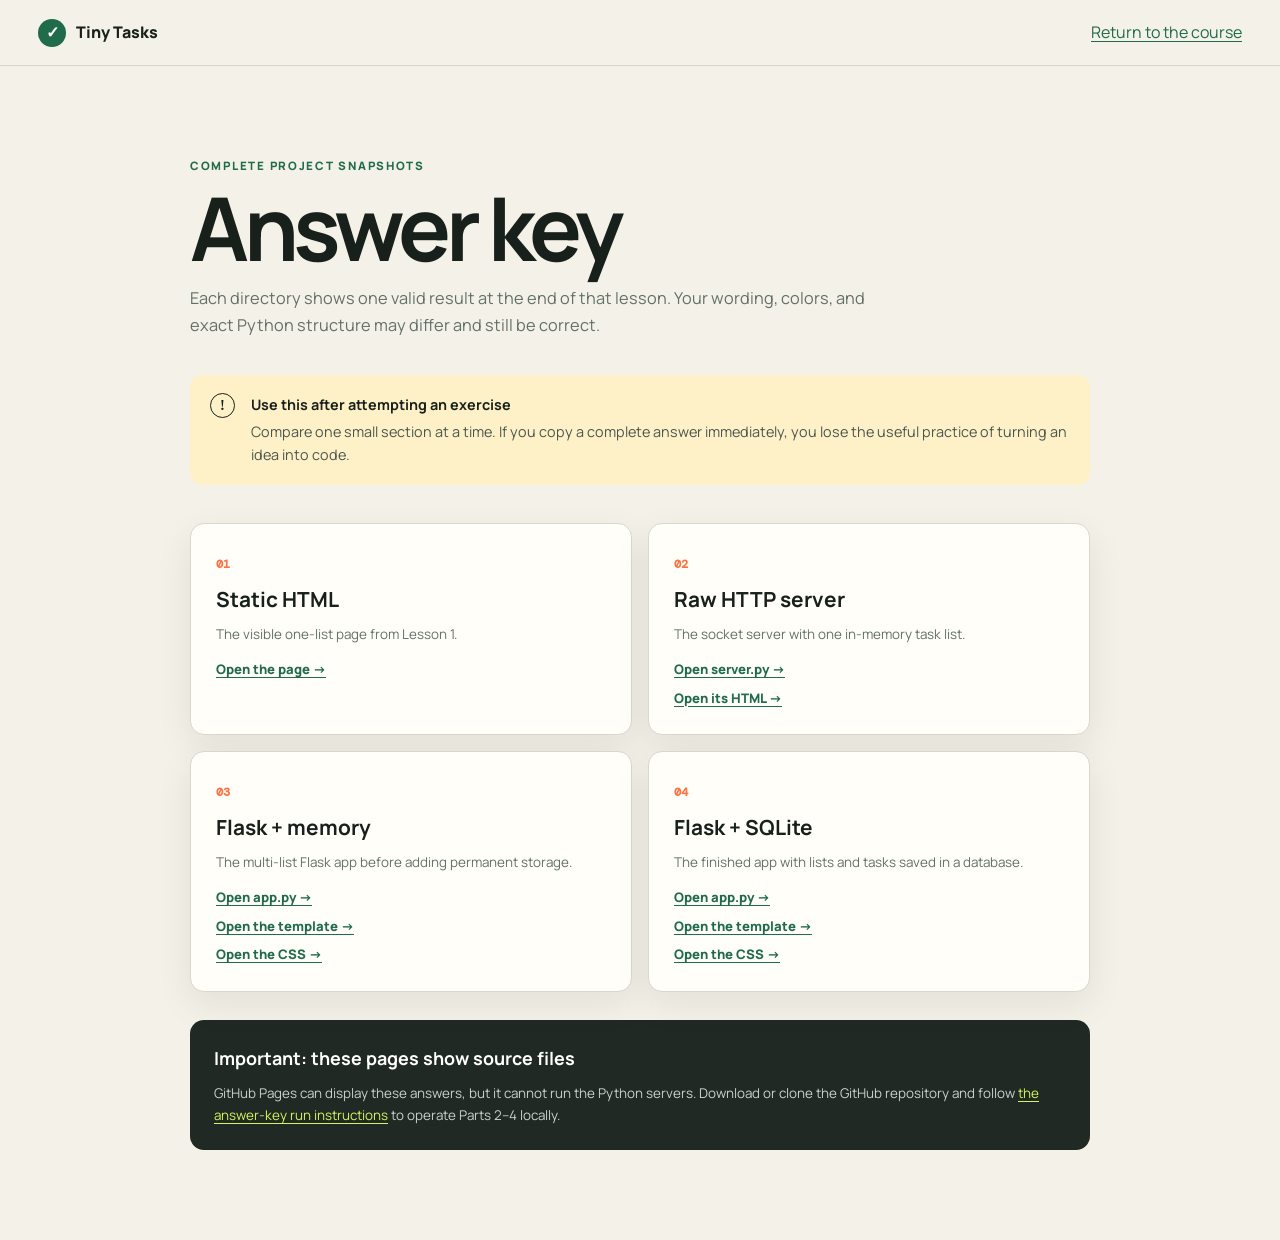
<file: answers/index.html>
<!DOCTYPE html>
<html lang="en">
  <head>
    <meta charset="UTF-8" />
    <meta name="viewport" content="width=device-width, initial-scale=1.0" />
    <meta name="description" content="Complete answer files for every lesson in the Tiny Tasks beginner course." />
    <title>Tiny Tasks — Answer key</title>
    <link rel="icon" href="../favicon.svg" type="image/svg+xml" />
    <link rel="preconnect" href="https://fonts.googleapis.com" />
    <link rel="preconnect" href="https://fonts.gstatic.com" crossorigin />
    <link href="https://fonts.googleapis.com/css2?family=DM+Mono:wght@400;500&family=Manrope:wght@400;500;600;700;800&display=swap" rel="stylesheet" />
    <link rel="stylesheet" href="../styles.css" />
  </head>
  <body>
    <header class="topbar">
      <a class="brand" href="../">
        <span class="brand-mark" aria-hidden="true">✓</span>
        <span>Tiny Tasks</span>
      </a>
      <a href="../">Return to the course</a>
    </header>

    <main class="answer-page">
      <p class="eyebrow">COMPLETE PROJECT SNAPSHOTS</p>
      <h1>Answer key</h1>
      <p class="answer-lede">Each directory shows one valid result at the end of that lesson. Your wording, colors, and exact Python structure may differ and still be correct.</p>

      <div class="callout callout-amber">
        <span class="callout-icon" aria-hidden="true">!</span>
        <div><strong>Use this after attempting an exercise</strong><p>Compare one small section at a time. If you copy a complete answer immediately, you lose the useful practice of turning an idea into code.</p></div>
      </div>

      <div class="answer-grid">
        <article>
          <span>01</span>
          <h2>Static HTML</h2>
          <p>The visible one-list page from Lesson 1.</p>
          <a href="part-1/">Open the page →</a>
        </article>
        <article>
          <span>02</span>
          <h2>Raw HTTP server</h2>
          <p>The socket server with one in-memory task list.</p>
          <a href="part-2/server.py">Open server.py →</a>
          <a href="part-2/index.html">Open its HTML →</a>
        </article>
        <article>
          <span>03</span>
          <h2>Flask + memory</h2>
          <p>The multi-list Flask app before adding permanent storage.</p>
          <a href="part-3/app.py">Open app.py →</a>
          <a href="part-3/templates/index.html">Open the template →</a>
          <a href="part-3/static/style.css">Open the CSS →</a>
        </article>
        <article>
          <span>04</span>
          <h2>Flask + SQLite</h2>
          <p>The finished app with lists and tasks saved in a database.</p>
          <a href="part-4/app.py">Open app.py →</a>
          <a href="part-4/templates/index.html">Open the template →</a>
          <a href="part-4/static/style.css">Open the CSS →</a>
        </article>
      </div>

      <div class="answer-run-note">
        <h2>Important: these pages show source files</h2>
        <p>GitHub Pages can display these answers, but it cannot run the Python servers. Download or clone the GitHub repository and follow <a href="README.md">the answer-key run instructions</a> to operate Parts 2–4 locally.</p>
      </div>
    </main>
  </body>
</html>
</file>
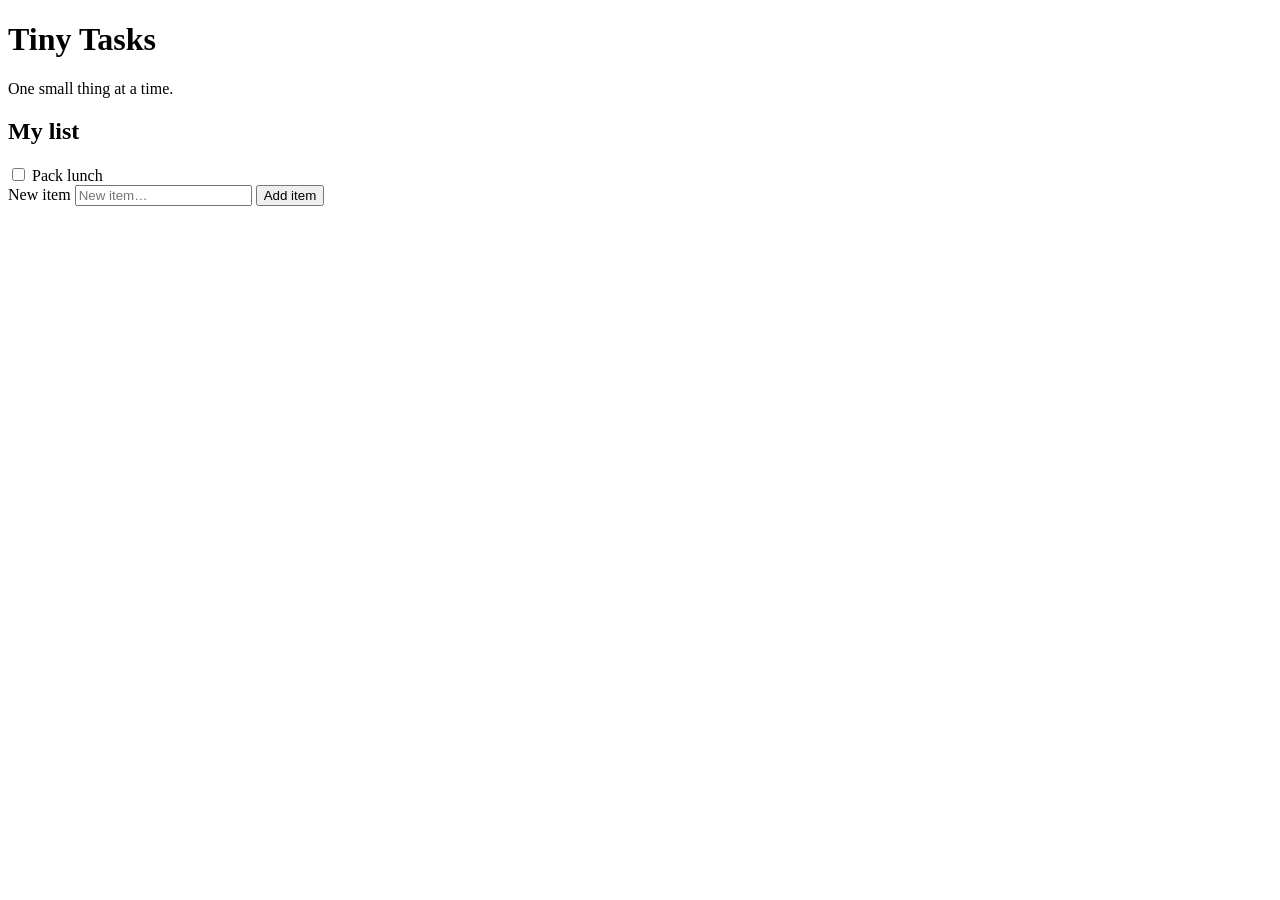
<file: answers/part-1/index.html>
<!DOCTYPE html>
<html lang="en">
  <head>
    <meta charset="UTF-8" />
    <meta name="viewport" content="width=device-width, initial-scale=1.0" />
    <title>Tiny Tasks</title>
  </head>
  <body>
    <main>
      <h1>Tiny Tasks</h1>
      <p>One small thing at a time.</p>

      <section>
        <h2>My list</h2>

        <input type="checkbox" id="task-1" />
        <label for="task-1"><span>Pack lunch</span></label>

        <form action="/add" method="post">
          <label for="new-item">New item</label>
          <input
            type="text"
            id="new-item"
            name="text"
            placeholder="New item…"
            required
          />
          <input type="submit" value="Add item" />
        </form>
      </section>
    </main>
  </body>
</html>
</file>
<file: styles.css>
:root {
  --ink: #18201b;
  --muted: #637069;
  --paper: #f4f1e8;
  --white: #fffef9;
  --green: #206b49;
  --green-dark: #144b34;
  --lime: #d7f45b;
  --orange: #fa7544;
  --blue: #d9edff;
  --amber: #fff1c7;
  --line: #d9d6cc;
  --code: #151a17;
  --shadow: 0 12px 36px rgba(25, 33, 28, 0.08);
  --radius: 18px;
}

* { box-sizing: border-box; }
html { scroll-behavior: smooth; scroll-padding-top: 90px; }
body { overflow-x: hidden; margin: 0; color: var(--ink); background: var(--paper); font-family: "Manrope", sans-serif; line-height: 1.65; }
a { color: var(--green); text-underline-offset: 3px; }
button, input { font: inherit; }
code, pre, kbd { font-family: "DM Mono", monospace; }
code { font-size: 0.9em; }
kbd { padding: 2px 6px; border: 1px solid #bdb9ad; border-bottom-width: 2px; border-radius: 5px; background: #fff; font-size: 0.8em; }
.skip-link { position: fixed; z-index: 99; top: 8px; left: 8px; transform: translateY(-150%); background: var(--ink); color: white; padding: 10px 14px; }
.skip-link:focus { transform: none; }

.topbar { position: sticky; z-index: 20; top: 0; height: 66px; display: flex; align-items: center; justify-content: space-between; gap: 30px; padding: 0 38px; border-bottom: 1px solid var(--line); background: rgba(244, 241, 232, 0.94); backdrop-filter: blur(12px); }
.brand { display: flex; align-items: center; gap: 10px; color: var(--ink); font-weight: 800; text-decoration: none; }
.brand-mark { display: grid; width: 28px; height: 28px; place-items: center; border-radius: 50%; background: var(--green); color: white; }
.top-progress { display: grid; grid-template-columns: auto 150px; align-items: center; gap: 12px; color: var(--muted); font-size: 0.78rem; font-weight: 700; }
.progress-track { height: 6px; overflow: hidden; border-radius: 10px; background: #dad8ce; }
.progress-track span { display: block; width: 0; height: 100%; border-radius: inherit; background: var(--green); transition: width 250ms ease; }

.page-shell { display: grid; grid-template-columns: 230px minmax(0, 920px); gap: 70px; width: min(1260px, calc(100% - 64px)); margin: 0 auto; }
.sidebar { position: sticky; top: 98px; align-self: start; padding-top: 50px; }
.eyebrow { margin: 0 0 8px; color: var(--green); font-size: 0.72rem; font-weight: 800; letter-spacing: 0.15em; }
.sidebar nav { display: grid; margin-top: 18px; }
.sidebar nav a { display: flex; gap: 12px; padding: 10px 0; color: var(--muted); font-size: 0.88rem; font-weight: 700; text-decoration: none; transition: color 150ms ease, transform 150ms ease; }
.sidebar nav a:hover, .sidebar nav a.active { color: var(--green); transform: translateX(3px); }
.sidebar nav span { color: #a7ada9; font-family: "DM Mono", monospace; font-weight: 500; }
.sidebar-note { display: flex; gap: 10px; margin-top: 34px; padding: 16px; border: 1px solid #cbd7a1; border-radius: 12px; background: #eef5cd; color: #4e5a32; font-size: 0.75rem; line-height: 1.5; }
.sidebar-note p { margin: 0; }

main { min-width: 0; }
.hero { min-height: 650px; display: grid; grid-template-columns: 1.08fr 0.92fr; align-items: center; gap: 56px; padding: 90px 0 80px; }
.hero h1 { margin: 8px 0 22px; font-size: clamp(3.2rem, 6vw, 5.6rem); line-height: 0.98; letter-spacing: -0.065em; }
.hero h1 em { color: var(--green); font-family: Georgia, serif; font-weight: 400; }
.hero-lede { max-width: 600px; margin: 0; color: var(--muted); font-size: 1.08rem; }
.build-spec { margin-top: 24px; padding: 17px 19px; border-left: 3px solid var(--orange); border-radius: 0 10px 10px 0; background: rgba(255, 254, 249, 0.65); }
.build-spec p { margin: 0; font-size: 0.8rem; }
.build-spec ul { display: grid; gap: 4px; margin: 9px 0; padding: 0; list-style: none; color: #3d4a42; font-size: 0.78rem; }
.build-spec li::before { content: "✓"; margin-right: 8px; color: var(--green); font-weight: 800; }
.build-spec .build-rule { color: var(--muted); font-size: 0.7rem; }
.hero-actions { display: flex; align-items: center; gap: 16px; margin-top: 30px; }
.button { display: inline-flex; align-items: center; justify-content: center; gap: 12px; border: 0; border-radius: 9px; padding: 12px 17px; font-size: 0.84rem; font-weight: 800; text-decoration: none; cursor: pointer; }
.button-primary { background: var(--green); color: white; box-shadow: 0 8px 18px rgba(32, 107, 73, 0.2); }
.button-primary:hover { background: var(--green-dark); }
.button-secondary { border: 1px solid var(--line); background: var(--white); color: var(--ink); }
.time-pill { color: var(--muted); font-size: 0.78rem; font-weight: 700; }

.app-preview { transform: rotate(1.5deg); overflow: hidden; border: 1px solid #ccd0c7; border-radius: 16px; background: white; box-shadow: 18px 24px 0 #dce5b8, 0 20px 50px rgba(24, 32, 27, 0.13); }
.preview-bar { display: flex; align-items: center; gap: 20px; padding: 11px 14px; border-bottom: 1px solid #e5e6e0; color: #8c918c; font-family: "DM Mono", monospace; font-size: 0.62rem; }
.preview-dots { display: flex; gap: 5px; }
.preview-dots i { width: 7px; height: 7px; border-radius: 50%; background: #d8d9d4; }
.preview-body { padding: 32px 28px; }
.preview-kicker { margin: 0; color: var(--green); font-size: 0.62rem; font-weight: 800; letter-spacing: 0.13em; }
.preview-body h2 { margin: 4px 0 20px; font-size: 1.6rem; }
.preview-list { display: grid; gap: 0; border-top: 1px solid #ecece7; }
.preview-list div { display: flex; align-items: center; gap: 9px; padding: 12px 2px; border-bottom: 1px solid #ecece7; font-size: 0.79rem; }
.preview-list s { color: #a3aaa5; }
.fake-check { display: grid; width: 19px; height: 19px; place-items: center; border: 1px solid #aab1ac; border-radius: 50%; color: white; font-size: 0.7rem; }
.fake-check.checked { border-color: var(--green); background: var(--green); }
.preview-input { display: flex; align-items: center; justify-content: space-between; margin-top: 17px; padding: 10px 10px 10px 13px; border: 1px solid #d9dad4; border-radius: 8px; color: #a6aaa6; font-size: 0.72rem; }
.preview-input b { display: grid; width: 24px; height: 24px; place-items: center; border-radius: 6px; background: var(--lime); color: #314014; font-size: 1rem; }

.section, .lesson { border-top: 1px solid var(--line); padding: 92px 0; }
.section-heading { max-width: 670px; margin-bottom: 32px; }
.section-heading h2, .lesson-title h2, .finish h2 { margin: 4px 0 12px; font-size: clamp(2.15rem, 5vw, 3.7rem); line-height: 1.08; letter-spacing: -0.05em; }
.section-heading > p:last-child, .lesson-title > p:last-child { color: var(--muted); font-size: 1.02rem; }
.lesson { position: relative; }
.lesson-number { position: absolute; top: 70px; right: 0; color: rgba(32, 107, 73, 0.08); font-size: 8rem; font-weight: 800; line-height: 1; }
.lesson-title { position: relative; max-width: 710px; margin-bottom: 42px; }
.lesson-title .stage-output { display: inline-block; margin: 13px 0 0; padding: 8px 12px; border: 1px solid #cfd9ad; border-radius: 8px; background: #eef5cd; color: #53603e; font-size: 0.76rem; font-weight: 600; }
.stage-output span { margin-right: 6px; color: var(--green); font-size: 0.64rem; font-weight: 800; letter-spacing: 0.07em; text-transform: uppercase; }

.callout { display: flex; gap: 16px; margin: 25px 0; padding: 18px 20px; border-radius: 12px; font-size: 0.9rem; }
.callout-blue { background: var(--blue); }
.callout-amber { background: var(--amber); }
.callout-icon { display: grid; flex: 0 0 25px; width: 25px; height: 25px; place-items: center; border: 1px solid currentColor; border-radius: 50%; font-family: Georgia, serif; font-weight: 700; }
.callout p { margin: 3px 0 0; color: #49564f; }
.lesson-flow { display: flex; flex-wrap: wrap; align-items: center; gap: 9px; margin: 28px 0 36px; }
.lesson-flow span { padding: 8px 11px; border: 1px solid var(--line); border-radius: 8px; background: var(--white); color: #4c5951; font-size: 0.72rem; font-weight: 700; }
.lesson-flow span b { margin-right: 4px; color: var(--green); font-family: "DM Mono", monospace; }
.lesson-flow i { color: var(--orange); font-style: normal; font-weight: 800; }
.task-list, .micro-steps { padding-left: 0; list-style: none; counter-reset: steps; }
.task-list > li { border-bottom: 1px solid var(--line); }
.task-list label { display: flex; gap: 12px; padding: 16px 4px; cursor: pointer; }
.course-check { flex: 0 0 auto; width: 18px; height: 18px; margin-top: 4px; accent-color: var(--green); }
.course-check:checked + span { color: #879089; text-decoration: line-through; }
.terminal-card { overflow: hidden; margin: 28px 0; border-radius: 13px; background: var(--code); color: #e9eee9; box-shadow: var(--shadow); }
.terminal-card > p { margin: 0; padding: 16px 20px 0; color: #cbd2cc; }
.terminal-card > .small { padding: 0 20px 18px; color: #9fa8a1; }
.terminal-title { padding: 10px 17px; border-bottom: 1px solid #303832; color: #93a097; font-family: "DM Mono", monospace; font-size: 0.69rem; letter-spacing: 0.08em; }
.terminal-title span { margin-right: 12px; color: #58625b; letter-spacing: 2px; }
.terminal-divider { border-top: 1px solid #303832; }
.terminal-card pre { margin: 0; padding: 18px 20px; white-space: pre-wrap; }
.terminal-card code { color: #e9eee9; font-size: 0.83rem; }
.prompt { color: var(--lime); }
.compact pre { padding: 19px 20px; }
.small { font-size: 0.8rem; }

.video-card { display: grid; grid-template-columns: 1.3fr 1fr; overflow: hidden; margin: 35px 0 48px; border: 1px solid var(--line); border-radius: var(--radius); background: var(--white); box-shadow: var(--shadow); }
.video-wrap { position: relative; min-height: 270px; background: #111; }
.video-wrap iframe { position: absolute; inset: 0; width: 100%; height: 100%; border: 0; }
.video-copy { align-self: center; padding: 30px; }
.video-copy h3 { margin: 5px 0 10px; font-size: 1.3rem; line-height: 1.25; }
.video-copy p:not(.eyebrow) { color: var(--muted); font-size: 0.86rem; }
.video-copy a { font-size: 0.8rem; font-weight: 800; }
.video-copy .source-link { display: block; margin-top: 8px; color: var(--muted); }

.key-ideas { margin: 42px 0; }
.key-ideas > h3 { margin-bottom: 16px; font-size: 1rem; }
.idea-grid { display: grid; grid-template-columns: repeat(2, 1fr); border-top: 1px solid var(--line); border-left: 1px solid var(--line); }
.idea-grid > div { min-height: 135px; padding: 20px; border-right: 1px solid var(--line); border-bottom: 1px solid var(--line); background: rgba(255, 254, 249, 0.48); }
.idea-grid code { display: inline-block; margin-bottom: 8px; color: var(--green); font-weight: 700; }
.idea-grid p { margin: 0; color: var(--muted); font-size: 0.83rem; }

.video-notebook { margin: 48px 0; padding: 26px; border: 1px solid #c8d5ce; border-radius: var(--radius); background: #edf3ef; }
.video-notebook > p { color: #506058; font-size: 0.87rem; }
.notebook-head { display: flex; align-items: start; justify-content: space-between; gap: 20px; }
.notebook-head h3 { margin: 3px 0; font-size: 1.35rem; }
.notebook-head > span { flex: 0 0 auto; padding: 5px 9px; border-radius: 99px; background: var(--green); color: white; font-size: 0.65rem; font-weight: 800; letter-spacing: 0.05em; text-transform: uppercase; }
.video-notebook .code-card { margin-bottom: 14px; box-shadow: none; }
.source-note { margin-bottom: 0; font-size: 0.75rem !important; }

.function-model { margin: 48px 0; padding: 28px 30px; border: 1px solid #b9c9c0; border-radius: var(--radius); background: #e7f0eb; }
.function-model h3 { margin: 3px 0 8px; font-size: 1.45rem; letter-spacing: -0.025em; }
.function-model > p:not(.eyebrow) { color: #506058; font-size: 0.88rem; }
.function-flow { display: grid; grid-template-columns: 1fr auto 1fr auto 1fr; align-items: center; gap: 10px; margin: 22px 0; }
.function-flow > span { padding: 15px 12px; border: 1px solid #becac3; border-radius: 10px; background: var(--white); text-align: center; }
.function-flow > span strong, .function-flow > span small { display: block; }
.function-flow > span small { margin-top: 3px; color: var(--muted); font-size: 0.68rem; }
.function-flow > b { color: var(--orange); font-size: 1.2rem; }
.function-side-effect { display: grid; grid-template-columns: 0.8fr 1.2fr; gap: 18px; align-items: center; margin: 14px 0 20px; padding: 15px 17px; border: 1px solid #dfbfae; border-radius: 10px; background: #fff4ec; }
.function-side-effect strong { color: #6d412d; font-size: 0.8rem; }
.function-side-effect span { color: #67574e; font-size: 0.75rem; }
.function-note { margin-bottom: 0 !important; padding-top: 15px; border-top: 1px solid #c8d5ce; font-size: 0.78rem !important; }
.function-contracts { display: grid; grid-template-columns: repeat(2, minmax(0, 1fr)); gap: 14px; margin: 22px 0 28px 66px; }
.function-contract { overflow: hidden; border: 1px solid var(--line); border-radius: 12px; background: var(--white); }
.function-contract h4 { margin: 0; padding: 12px 15px; background: #e6e5dd; color: var(--green); font-family: "DM Mono", monospace; font-size: 0.78rem; }
.function-contract dl { margin: 0; }
.function-contract dl > div { display: grid; grid-template-columns: 78px 1fr; gap: 8px; padding: 9px 14px; border-top: 1px solid var(--line); }
.function-contract dt { color: var(--muted); font-size: 0.67rem; font-weight: 800; letter-spacing: 0.06em; text-transform: uppercase; }
.function-contract dd { margin: 0; color: #455149; font-size: 0.75rem; }

.exercise-brief { margin: 48px 0; padding: 28px 30px; border: 2px solid var(--ink); border-radius: var(--radius); background: var(--white); box-shadow: 8px 8px 0 var(--lime); }
.exercise-brief h3 { margin: 3px 0 8px; font-size: 1.45rem; letter-spacing: -0.025em; }
.exercise-brief > p:not(.eyebrow) { color: var(--muted); }
.exercise-brief ol { display: grid; gap: 10px; padding-left: 22px; }
.exercise-brief li { padding-left: 5px; font-size: 0.88rem; }
.exercise-brief li::marker { color: var(--orange); font-family: "DM Mono", monospace; font-weight: 700; }
.mapping-row { display: grid; grid-template-columns: 1fr auto 1fr; align-items: center; gap: 14px; margin-top: 20px; padding: 13px 16px; border-radius: 10px; background: #e8e6dc; color: #526059; font-size: 0.76rem; text-align: center; }
.mapping-row b { color: var(--orange); font-size: 1.2rem; }

.why-card { display: grid; grid-template-columns: 105px 1fr; gap: 24px; margin: 28px 0 44px; padding: 24px; border-radius: 14px; background: #202923; color: white; }
.why-card .why-label { color: var(--lime); font-family: "DM Mono", monospace; font-size: 0.67rem; font-weight: 500; letter-spacing: 0.09em; }
.why-card h3 { margin: 0 0 7px; font-size: 1.16rem; }
.why-card p { margin: 0; color: #c9d1cb; font-size: 0.84rem; }
.why-card code { color: var(--lime); }
.memory-card { margin: 24px 0; background: #64402d; }
.memory-card .why-label, .memory-card code { color: #ffd48a; }

.stage-checkpoint { display: grid; grid-template-columns: 1.1fr 0.9fr; gap: 32px; align-items: center; margin-top: 64px; padding: 32px; border: 1px solid #b8ca78; border-radius: var(--radius); background: #eef5cd; }
.checkpoint-copy h3 { margin: 3px 0 10px; font-size: 1.45rem; }
.checkpoint-copy ul { display: grid; gap: 7px; margin: 0; padding-left: 19px; color: #53603e; font-size: 0.82rem; }
.answer-source-link { display: inline-block; margin-top: 18px; font-size: 0.78rem; font-weight: 800; }
.checkpoint-screen { display: grid; gap: 8px; transform: rotate(1deg); padding: 18px; border: 1px solid #ced2c9; border-radius: 11px; background: white; box-shadow: 8px 10px 0 rgba(96, 116, 44, 0.16); font-size: 0.7rem; }
.checkpoint-screen .mini-address { margin: -18px -18px 8px; padding: 7px 11px; border-bottom: 1px solid #e6e8e2; border-radius: 11px 11px 0 0; color: #919892; font-family: "DM Mono", monospace; font-size: 0.55rem; text-align: center; }
.checkpoint-screen > strong { font-size: 1.2rem; }
.checkpoint-screen > b { margin-top: 3px; font-size: 0.86rem; }
.checkpoint-screen > span { padding: 7px 0; border-top: 1px solid #eceee8; }
.checkpoint-screen > i { padding: 8px; border: 1px solid #d8dcd5; border-radius: 6px; color: #9aa19b; font-style: normal; }
.checkpoint-screen > em, .checkpoint-screen > mark { justify-self: start; padding: 4px 7px; border-radius: 5px; background: #fff0ce; color: #825d20; font-size: 0.58rem; font-style: normal; font-weight: 800; }
.checkpoint-screen small { color: var(--green); font-weight: 800; letter-spacing: 0.1em; }
.checkpoint-screen b em { float: right; color: #8a918b; font-size: 0.55rem; font-style: normal; font-weight: 500; }
.checkpoint-screen > mark { margin-top: 3px; background: #e4f4b4; color: #41521a; }
.final-checkpoint { border-color: #88ac9a; background: #dceee5; }

.build-step { margin: 50px 0; }
.step-head { display: grid; grid-template-columns: 50px 1fr; gap: 16px; align-items: start; margin-bottom: 18px; }
.step-head > span { padding-top: 4px; color: var(--orange); font-family: "DM Mono", monospace; font-size: 0.83rem; font-weight: 500; }
.step-head h3 { margin: 0; font-size: 1.45rem; letter-spacing: -0.025em; }
.step-head p { margin: 3px 0 0; color: var(--muted); }
.micro-steps { margin: 18px 0 24px 66px; counter-reset: micro; }
.micro-steps li { position: relative; margin: 12px 0; padding-left: 33px; counter-increment: micro; }
.micro-steps li::before { content: counter(micro); position: absolute; top: 1px; left: 0; display: grid; width: 21px; height: 21px; place-items: center; border-radius: 50%; background: #deddd4; color: #58625b; font-family: "DM Mono", monospace; font-size: 0.65rem; font-weight: 700; }
.code-card { overflow: hidden; margin: 22px 0; border: 1px solid #303832; border-radius: 13px; background: var(--code); box-shadow: var(--shadow); }
.code-top { display: flex; align-items: center; justify-content: space-between; padding: 10px 13px 10px 17px; border-bottom: 1px solid #303832; color: #aeb7b0; font-family: "DM Mono", monospace; font-size: 0.7rem; }
.copy-button { border: 1px solid #465048; border-radius: 6px; padding: 5px 9px; background: transparent; color: #d2d9d3; font-family: "Manrope", sans-serif; font-size: 0.7rem; font-weight: 700; cursor: pointer; }
.copy-button:hover { border-color: var(--lime); color: var(--lime); }
.code-card pre { overflow-x: auto; max-height: 500px; margin: 0; padding: 22px; }
.code-card code { color: #e4eae5; font-size: 0.76rem; line-height: 1.7; tab-size: 2; }
.tall-code pre { max-height: 580px; }
.done-row { display: flex; gap: 10px; align-items: flex-start; margin: 16px 0 0 66px; padding: 13px 15px; border: 1px solid #cbd7a1; border-radius: 9px; background: #eef5cd; color: #3f4f2a; font-size: 0.82rem; font-weight: 700; cursor: pointer; }
.done-row .course-check { margin-top: 2px; }

.exercise-card { margin: 48px 0 12px 66px; padding: 25px; border: 1px solid #e2cfc2; border-radius: 14px; background: #fff4ec; }
.exercise-card h3 { margin: 3px 0 8px; }
.exercise-card > p:not(.eyebrow) { color: #67574e; }
.exercise-card .done-row { margin-left: 0; background: #fff; }
details { margin-top: 14px; }
summary { color: var(--green); font-size: 0.82rem; font-weight: 800; cursor: pointer; }
details p, details li { color: var(--muted); font-size: 0.84rem; }

.request-diagram { display: grid; grid-template-columns: 1fr auto 1fr auto 1fr; align-items: center; gap: 12px; margin: 38px 0; }
.request-diagram > div { min-width: 0; padding: 16px; border: 1px solid var(--line); border-radius: 12px; background: var(--white); text-align: center; }
.request-diagram div span { display: grid; width: 23px; height: 23px; margin: -27px auto 8px; place-items: center; border-radius: 50%; background: var(--orange); color: white; font-size: 0.67rem; font-weight: 800; }
.request-diagram strong, .request-diagram small { display: block; }
.request-diagram small { color: var(--muted); font-family: "DM Mono", monospace; font-size: 0.62rem; }
.request-diagram > b { color: #a6aaa5; }

.rendering-model { margin: 42px 0; padding: 26px; border: 1px solid #c8d5ce; border-radius: var(--radius); background: #edf3ef; }
.rendering-model > h3 { margin: 5px 0 8px; font-size: 1.28rem; }
.rendering-model > p { color: #506058; font-size: 0.88rem; }
.architecture-grid { display: grid; grid-template-columns: repeat(2, 1fr); gap: 14px; margin: 22px 0 18px; }
.architecture-grid > div { padding: 19px; border: 1px solid #ccd8d0; border-radius: 11px; background: rgba(255, 254, 249, 0.75); }
.architecture-label { color: var(--orange); font-family: "DM Mono", monospace; font-size: 0.64rem; font-weight: 700; letter-spacing: 0.08em; }
.architecture-grid h4 { margin: 7px 0 9px; font-size: 1rem; }
.architecture-grid p { margin: 0 0 10px; color: var(--muted); font-size: 0.8rem; }
.architecture-grid p:last-child { margin-bottom: 0; }
.architecture-note { margin-bottom: 0; padding-top: 16px; border-top: 1px solid #ccd8d0; }

.translation-table { margin: 35px 0 50px; border: 1px solid var(--line); border-radius: 12px; background: var(--white); }
.translation-table > div { display: grid; grid-template-columns: 1fr 1.25fr 1.5fr; gap: 14px; padding: 13px 18px; border-bottom: 1px solid var(--line); font-size: 0.78rem; }
.translation-table > div:last-child { border: 0; }
.translation-table .table-head { background: #e6e5dd; color: var(--muted); font-weight: 800; }
.translation-table code { color: var(--green); font-weight: 500; }
.folder-tree { display: grid; margin: 24px 0 28px 66px; padding: 22px 25px; border-radius: 12px; background: #e6eadf; color: #39453d; }
.folder-tree code { line-height: 1.8; }
.folder-tree .tree-note { color: #77817b; font-family: "Manrope", sans-serif; font-size: 0.78em; }

.database-picture { display: grid; grid-template-columns: 1fr auto 1.2fr; align-items: center; gap: 20px; margin: 36px 0 50px; }
.db-table { overflow: hidden; display: grid; border: 1px solid var(--line); border-radius: 12px; background: white; font-family: "DM Mono", monospace; font-size: 0.72rem; }
.db-table > strong { padding: 11px 14px; background: var(--green); color: white; }
.db-table > span { padding: 8px 14px; border-top: 1px solid var(--line); color: var(--muted); }
.db-table b { color: var(--ink); }
.db-link { text-align: center; }
.db-link span { display: block; color: var(--muted); font-size: 0.64rem; }
.db-link b { color: var(--orange); font-size: 1.5rem; }

.finish { text-align: center; }
.finish-mark { display: grid; width: 58px; height: 58px; margin: 0 auto 18px; place-items: center; border-radius: 50%; background: var(--green); color: white; font-size: 1.8rem; }
.finish > p:not(.eyebrow) { max-width: 680px; margin: 15px auto; color: var(--muted); }
.finish-flow { display: flex; flex-wrap: wrap; align-items: center; justify-content: center; gap: 13px; margin: 32px 0 50px; }
.finish-flow span { padding: 8px 13px; border: 1px solid var(--line); border-radius: 7px; background: var(--white); font-family: "DM Mono", monospace; font-size: 0.78rem; }
.finish-flow b { color: var(--orange); }
.next-card { display: flex; align-items: center; justify-content: space-between; gap: 24px; padding: 26px; border-radius: 15px; background: #e8e6dc; text-align: left; }
.next-card h3 { margin: 4px 0; }
.next-card p:not(.eyebrow) { max-width: 620px; margin: 0; color: var(--muted); font-size: 0.84rem; }
.next-card button { flex: 0 0 auto; }
footer { display: flex; justify-content: space-between; width: min(1260px, calc(100% - 64px)); margin: 0 auto; padding: 35px 0 50px 300px; border-top: 1px solid var(--line); color: var(--muted); font-size: 0.75rem; }

.answer-page { width: min(900px, calc(100% - 40px)); margin: 0 auto; padding: 90px 0; }
.answer-page > h1 { margin: 4px 0 14px; font-size: clamp(3rem, 8vw, 5.5rem); line-height: 1; letter-spacing: -0.06em; }
.answer-lede { max-width: 700px; margin: 0 0 36px; color: var(--muted); font-size: 1.02rem; }
.answer-grid { display: grid; grid-template-columns: repeat(2, 1fr); gap: 16px; margin-top: 38px; }
.answer-grid article { padding: 25px; border: 1px solid var(--line); border-radius: 14px; background: var(--white); box-shadow: var(--shadow); }
.answer-grid article > span { color: var(--orange); font-family: "DM Mono", monospace; font-size: 0.72rem; font-weight: 700; }
.answer-grid h2 { margin: 6px 0 7px; font-size: 1.3rem; }
.answer-grid p { margin: 0 0 14px; color: var(--muted); font-size: 0.84rem; }
.answer-grid a { display: block; margin-top: 7px; font-size: 0.82rem; font-weight: 800; }
.answer-run-note { margin-top: 28px; padding: 24px; border-radius: 14px; background: #202923; color: white; }
.answer-run-note h2 { margin: 0 0 8px; font-size: 1.12rem; }
.answer-run-note p { margin: 0; color: #c9d1cb; font-size: 0.84rem; }
.answer-run-note a { color: var(--lime); }

@media (max-width: 980px) {
  .page-shell { display: block; width: min(880px, calc(100% - 42px)); }
  .sidebar { display: none; }
  .hero { min-height: auto; padding: 80px 0; }
  footer { width: min(880px, calc(100% - 42px)); padding-left: 0; }
}

@media (max-width: 700px) {
  .topbar { gap: 10px; padding: 0 18px; }
  .top-progress { display: block; width: auto; white-space: nowrap; }
  .progress-track { display: none; }
  .page-shell { width: min(100% - 30px, 620px); }
  .hero { grid-template-columns: 1fr; gap: 45px; }
  .hero h1 { font-size: 3.5rem; }
  .app-preview { width: min(calc(100% - 18px), 390px); margin: 0 auto; transform: rotate(0.5deg); box-shadow: 10px 14px 0 #dce5b8, 0 20px 50px rgba(24, 32, 27, 0.13); }
  .video-card { grid-template-columns: 1fr; }
  .video-wrap { min-height: 0; aspect-ratio: 16 / 9; }
  .idea-grid { grid-template-columns: 1fr; }
  .architecture-grid { grid-template-columns: 1fr; }
  .answer-grid { grid-template-columns: 1fr; }
  .request-diagram { grid-template-columns: 1fr; }
  .request-diagram > b { transform: rotate(90deg); }
  .translation-table { overflow-x: auto; }
  .translation-table > div { min-width: 600px; }
  .database-picture { grid-template-columns: 1fr; }
  .db-link b { display: block; transform: rotate(90deg); }
  .stage-checkpoint { grid-template-columns: 1fr; }
  .why-card { grid-template-columns: 1fr; gap: 9px; }
  .micro-steps, .done-row, .exercise-card, .folder-tree, .function-contracts { margin-left: 0; }
  .function-contracts { grid-template-columns: 1fr; }
  .next-card { align-items: stretch; flex-direction: column; }
  footer { width: calc(100% - 30px); }
}

@media (max-width: 520px) {
  .hero h1 { font-size: 3rem; }
  .hero-actions { align-items: flex-start; flex-direction: column; }
  .video-notebook, .exercise-brief, .stage-checkpoint { padding: 20px; }
  .lesson-flow { display: grid; grid-template-columns: 1fr; }
  .lesson-flow i { transform: rotate(90deg); text-align: center; }
  .notebook-head { align-items: flex-start; flex-direction: column; gap: 8px; }
  .mapping-row { grid-template-columns: 1fr; }
  .mapping-row b { transform: rotate(90deg); }
  .function-model { padding: 20px; }
  .function-flow { grid-template-columns: 1fr; }
  .function-flow > b { transform: rotate(90deg); text-align: center; }
  .function-side-effect { grid-template-columns: 1fr; gap: 5px; }
  .section, .lesson { padding: 70px 0; }
  .lesson-number { font-size: 5.5rem; }
  .step-head { grid-template-columns: 40px 1fr; gap: 8px; }
  .code-card pre { padding: 17px; }
  .code-card code { font-size: 0.7rem; }
}

@media (prefers-reduced-motion: reduce) {
  html { scroll-behavior: auto; }
  *, *::before, *::after { transition: none !important; }
}
</file>
